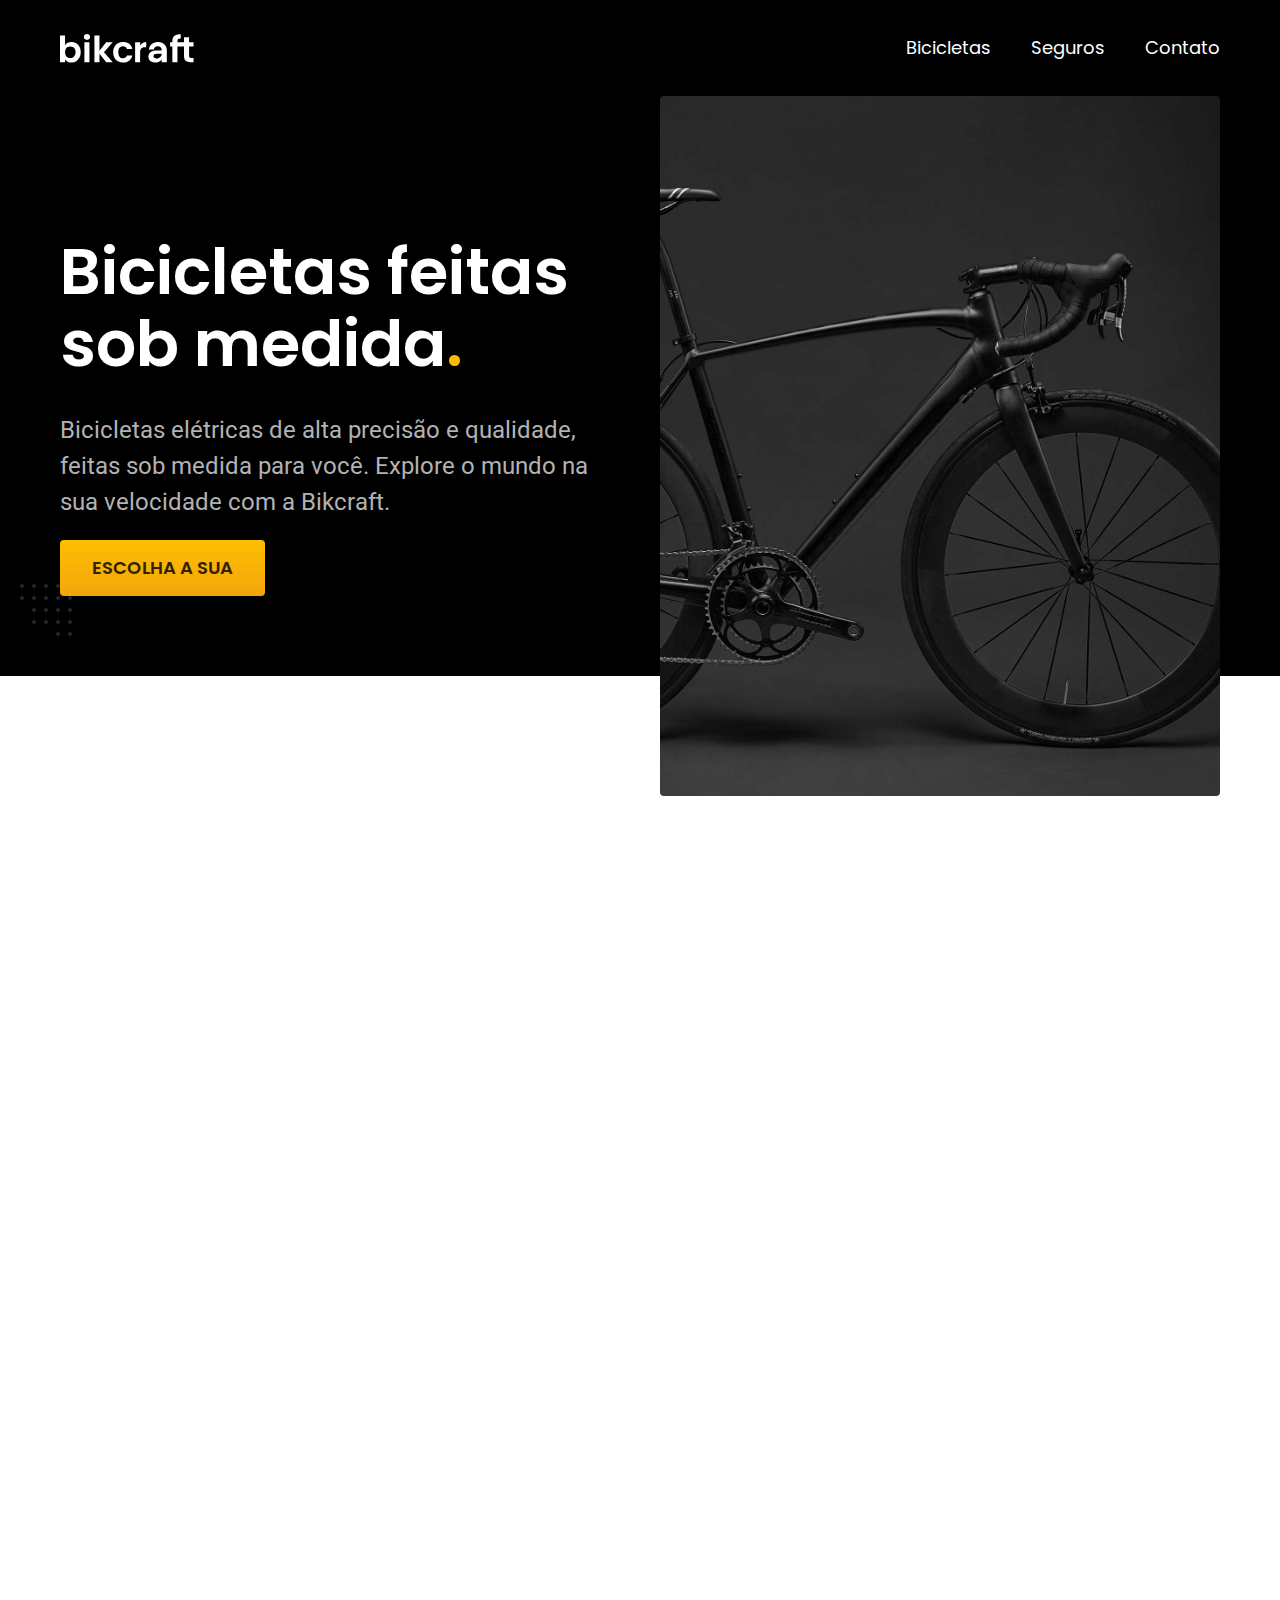
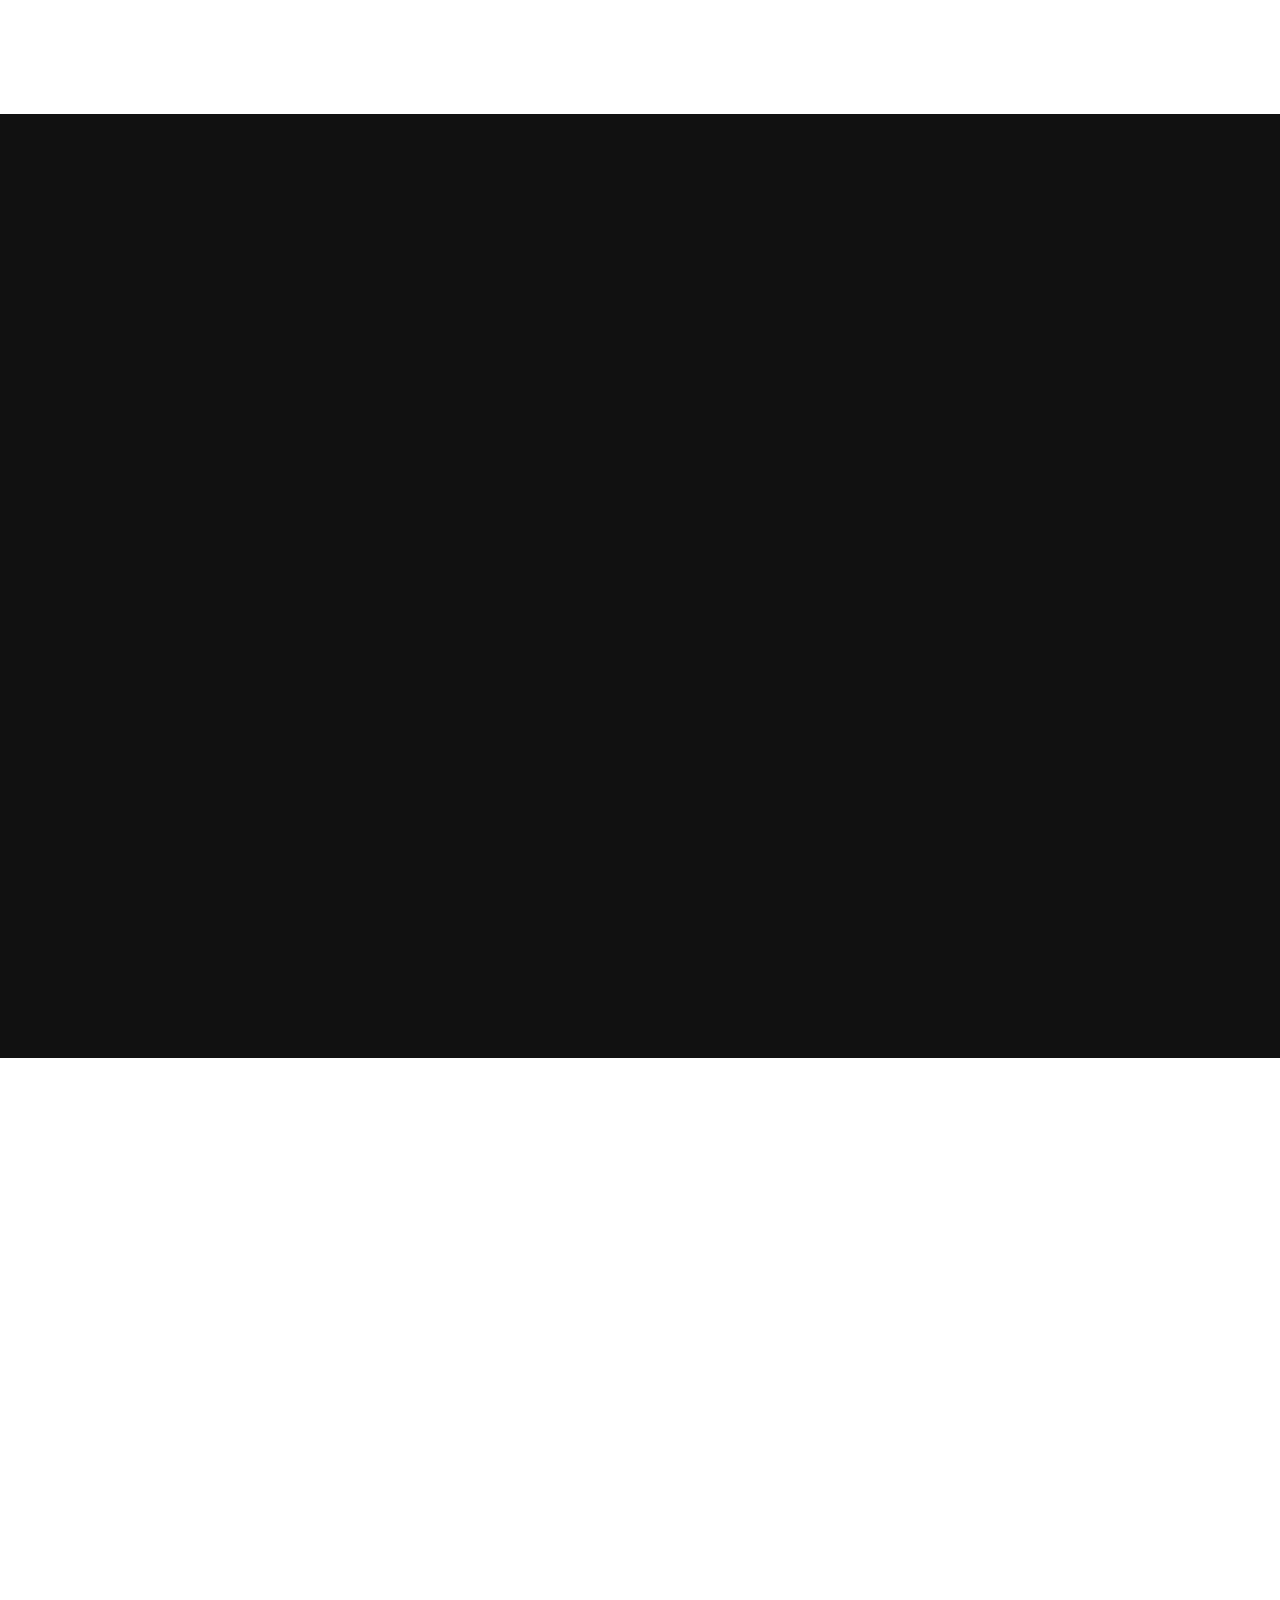
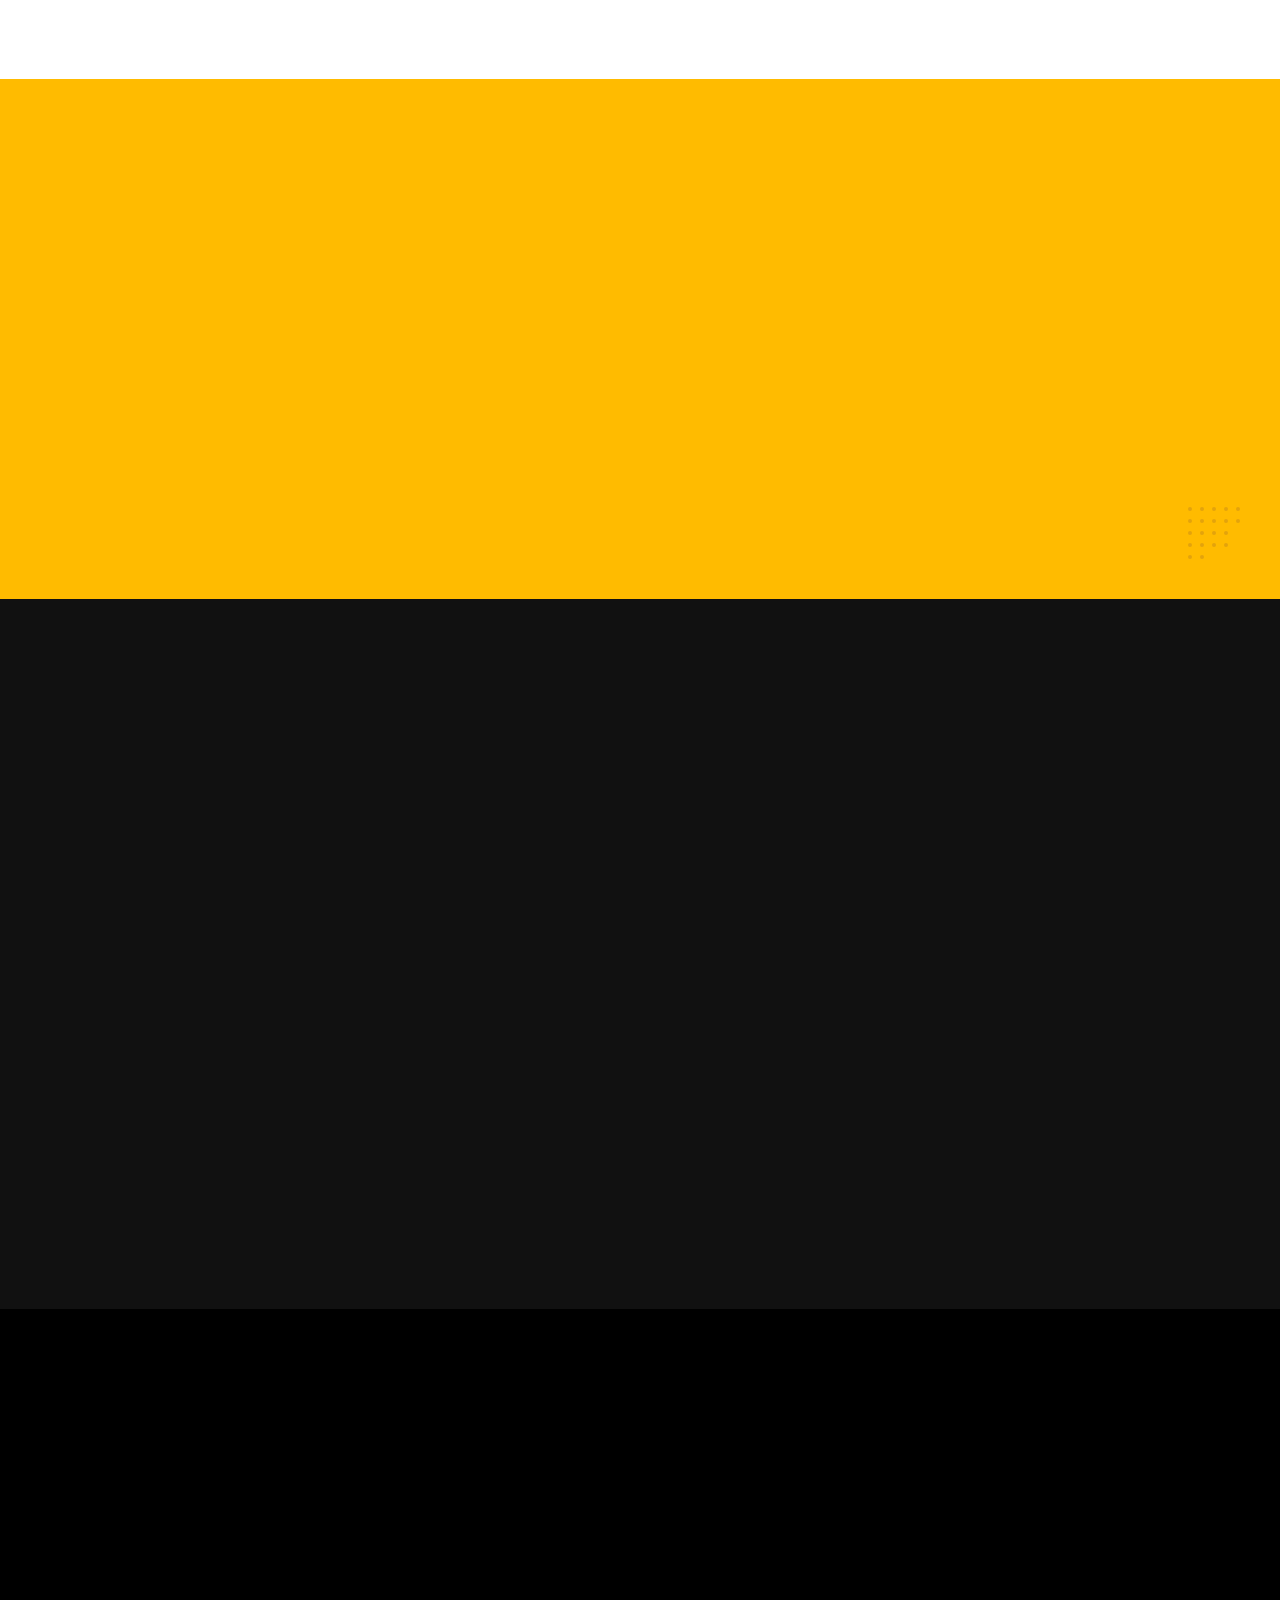
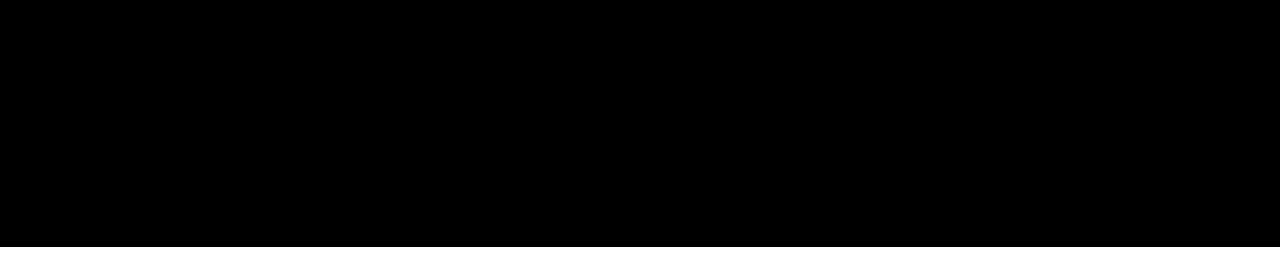
<file: index.html>
<!DOCTYPE html>
<html lang="pt-br">

<head>
  <meta charset="UTF-8">
  <meta name="viewport" content="width=device-width, initial-scale=1.0">

  <title>Bikcraft - Bicicletas Elétricas</title>
  <meta name="description" content="Bicicletas elétricas de alta precisão e qualidade, feitas sob medida para o cliente. Explore o mundo na sua velocidade com a Bikcraft.">
  <link rel="icon" href="./favicon.svg" type="image/svg+xml">
  <link rel="preload" href="./CSS/style.min.css" as="style">
  <link rel="stylesheet" href="./CSS/style.min.css">

  <script>document.documentElement.classList.add("js");</script>
  <link rel="preconnect" href="https://fonts.googleapis.com">
  <link rel="preconnect" href="https://fonts.gstatic.com" crossorigin>
  <link href="https://fonts.googleapis.com/css2?family=Merriweather:ital,wght@1,900&family=Poppins:wght@400;600&family=Roboto:wght@400;500&display=swap" rel="stylesheet">
</head>

<body>
  <header class="header-bg">
    <div class="header container">
      <a href="./">
        <img class="fadeInLeft" data-anime="150" src="./img/bikcraft.svg" width="136" height="32" alt="Bikcraft">
      </a>

      <nav class="fadeInRight" aria-label="primaria" data-anime="200">
        <ul class="header-menu font-1-m cor-0">
          <li><a href="./bicicletas.html">Bicicletas</a></li>
          <li><a href="./seguros.html">Seguros</a></li>
          <li><a href="./contato.html">Contato</a></li>
        </ul>
      </nav>
    </div>
  </header>

  <main class="introducao-bg">
    <div class="introducao container">
      <div class="introducao-conteudo">
        <h1 class="font-1-xxl cor-0 fadeInLeft" data-anime="350">Bicicletas feitas sob medida<span class="cor-p1">.</span></h1>
        <p class="font-2-l cor-5 fadeInLeft" data-anime="550">Bicicletas elétricas de alta precisão e qualidade, feitas sob medida para você. Explore o mundo na sua velocidade com a Bikcraft.</p>
        <a class="botao fadeInLeft" href="./bicicletas.html" data-anime="750">Escolha a sua</a>
      </div>
      <picture class="fadeInRight" data-anime="850">
        <source media="max-width:800px" srcset="./img/bicicletas/nimbus.jpg">
        <img src="./img/fotos/introducao.jpg" width="1280" height="1600" alt="Bicicleta elétrica preta.">
      </picture>
    </div>
  </main>

  <article class="bicicletas-lista" data-anime="1500">
    <h2 class="container font-1-xxl">Escolha a sua<span class="cor-p1">.</span></h2>

    <ul>
      <li>
        <a href="./bicicletas/magic.html">
          <img src="./img/bicicletas/magic-home.jpg" width="920" height="1040" alt="Bicicleta preta">
          <h3 class="font-1-xl">Magic Might</h3>
          <span class="font-2-m cor-8">R$ 2499</span>
        </a>
      </li>
      <li>
        <a href="./bicicletas/nimbus.html">
          <img src="./img/bicicletas/nimbus-home.jpg" width="920" height="1040" alt="Bicicleta preta">
          <h3 class="font-1-xl">Nimbus Stark</h3>
          <span class="font-2-m cor-8">R$ 4999</span>
        </a>
      </li>
      <li>
        <a href="./bicicletas/nebula.html">
          <img src="./img/bicicletas/nebula-home.jpg" width="920" height="1040" alt="Bicicleta preta">
          <h3 class="font-1-xl">Nebula Cosmic</h3>
          <span class="font-2-m cor-8">R$ 3999</span>
        </a>
      </li>
    </ul>
  </article>

  <article class="tecnologia-bg">
    <div class="tecnologia container" data-anime="1650">
      <div class="tecnologia-conteudo">
        <span class="font-2-l-b cor-5">Tecnologia Avançada</span>
        <h2 class="font-1-xxl cor-0">você escolhe as suas cores e componentes<span class="cor-p1">.</span></h2>
        <p class="font-2-l cor-5">Cada Bikcraft é única e possui a sua identidade. As medidas serão exatas para o seu corpo e altura, garantindo maior conforto e ergonomia na sua pedalada. Você pode também personalizar completamente as suas cores.</p>
        <a class="link" href="./bicicletas.html">Escolha um modelo</a>
        <div class="tecnologia-vantagens">
          <div>
            <img src="./img/icones/eletrica.svg" width="24" height="24" alt="">
            <h3 class="font-1-m cor-0">Motor Elétrico</h3>
            <p class="font-2-s cor-5">Toda Bikcraft é equipada com um motor elétrico que possui duração de até 120h. A bateria é recarregada com a sua energia gasta ao pedalar.</p>
          </div>
          <div>
            <img src="./img/icones/rastreador.svg" width="24" height="24" alt="">
            <h3 class="font-1-m cor-0">Rastreador</h3>
            <p class="font-2-s cor-5">Sabemos o quão preciosa é a sua Bikcraft, por isso adicionamos rastreadores e sistemas anti-furto para garantir o seu sossego.</p>
          </div>
        </div>
      </div>
      <div class="tecnologia-imagem">
        <img src="./img/fotos/tecnologia.jpg" width="1200" height="1920" alt="">
      </div>
    </div>
  </article>

  <section class="parceiros" aria-label="Nossos Parceiros" data-anime="1750">
    <h2 class="container font-1-xxl">nossos parceiros<span class="cor-p1">.</span></h2>

    <ul>
      <li><img src="./img/parceiros/caravan.svg" width="140" height="38" alt="caravan"></li>
      <li><img src="./img/parceiros/ranek.svg" width="149" height="36" alt="ranek"></li>
      <li><img src="./img/parceiros/handel.svg" width="139" height="50" alt="handel"></li>
      <li><img src="./img/parceiros/dogs.svg" width="152" height="39" alt="dogs"></li>
      <li><img src="./img/parceiros/lescone.svg" width="208" height="41" alt="lescone"></li>
      <li><img src="./img/parceiros/flexblog.svg" width="165" height="38" alt="flexblog"></li>
      <li><img src="./img/parceiros/wildbeast.svg" width="196" height="34" alt="wildbeast"></li>
      <li><img src="./img/parceiros/surfbot.svg" width="200" height="49" alt="surfbot"></li>
    </ul>
  </section>

  <section class="depoimento" aria-label="Depoimento">
    <div data-anime="2000">
      <img src="./img/fotos/depoimento.jpg" width="1560" height="1360" alt="Pessoa pedalando uma bicicleta Bikcraft">
    </div>
    <div class="depoimento-conteudo">
      <blockquote class="font-1-xl cor-p5">
        <p data-anime="2250">Pedalar sempre foi a minha paixão, o que o pessoal da Bikcraft fez foi intensificar o meu amor por esta atividade. Recomendo à todos que amo.</p>
      </blockquote>
      <span class="font-1-m-b cor-p4" data-anime="2250">Ana Júlia</span>
    </div>
  </section>

  <article class="seguros-bg">
    <div class="seguros container  fadeInLeft" data-anime="2450">
      <h2 class="font-1-xxl cor-0">seguros<span class="cor-p1">.</span></h2>
      <div class="seguros-item">
        <h3 class="font-1-xl cor-6">PRATA</h3>
        <span class="font-1-xl cor-0">R$ 199 <span class="font-1-xs cor-6">mensal</span></span>
        <ul class="font-2-m cor-0">
          <li>Duas trocas por ano</li>
          <li>Assistência técnica</li>
          <li>Suporte 08h às 18h</li>
          <li>Cobertura estadual</li>
        </ul>
        <a class="botao secundario" href="./orcamento.html">Inscreva-se</a>
      </div>

      <div class="seguros-item fadeInRight" data-anime="2850">
        <h3 class="font-1-xl cor-p1">OURO</h3>
        <span class="font-1-xl cor-0">R$ 299 <span class="font-1-xs cor-6">mensal</span></span>
        <ul class="font-2-m cor-0">
          <li>Cinco trocas por ano</li>
          <li>Assistência especial</li>
          <li>Suporte 24h</li>
          <li>Cobertura nacional</li>
          <li>Desconto em parceiros</li>
          <li>Acesso ao Clube Bikcraft</li>
        </ul>
        <a class="botao" href="./orcamento.html">Inscreva-se</a>
      </div>
    </div>
  </article>

  <footer class="footer-bg">
    <div class="footer container fadeInUp" data-anime="3000">
      <img src="./img/bikcraft.svg" width="136" height="32" alt="Bikcraft">
      <div class="footer-contato">
        <h3 class="font-2-l-b cor-0">Contato</h3>
        <ul class="font-2-m cor-5">
          <li><a href="tel:+5511962412511">+55 11 96241-xxxx</a></li>
          <li><a href="mailto:bienemann65@gmail.com">bienemann65@gmail.com</a></li>
          <li><a href="https://www.google.com/maps/place/R.+Kepler,+351+-+Vila+Guarar%C3%A1,+Santo+Andr%C3%A9+-+SP,+09132-040/@-23.6998218,-46.5036106,15z/data=!4m16!1m9!3m8!1s0x94ce6a1bb036f221:0x71ec987a46ea827c!2sR.+Kepler,+351+-+Vila+Guarar%C3%A1,+Santo+Andr%C3%A9+-+SP,+09132-040!3b1!8m2!3d-23.6998346!4d-46.503513!10e5!16s%2Fg%2F11h554y2yq!3m5!1s0x94ce6a1bb036f221:0x71ec987a46ea827c!8m2!3d-23.6998346!4d-46.503513!16s%2Fg%2F11h554y2yq?entry=ttu">Rua Kepler, 351 - Vila Suiça</a></li>
          <li>Santo André - SP</li>
        </ul>
        <div class="footer-redes">
          <a href="./">
            <img src="./img/redes/instagram.svg" width="32" height="32" alt="Instagram">
          </a>
          <a href="./">
            <img src="./img/redes/facebook.svg" width="32" height="32" alt="Facebook">
          </a>
          <a href="./">
            <img src="./img/redes/youtube.svg" width="32" height="32" alt="Youtube">
          </a>
        </div>
      </div>
      <div class="footer-informacoes">
        <h3 class="font-2-l-b cor-0">Informações</h3>
        <nav>
          <ul class="font-1-m cor-5">
            <li><a href="./bicicletas.html">Bicicletas</a></li>
            <li><a href="./seguros.html">Seguros</a></li>
            <li><a href="./contato.html">Contato</a></li>
            <li><a href="./termos.html">Termos e Condições</a></li>
          </ul>
        </nav>
      </div>
      <p class="footer-copy font-2-m cor-6">Bikcraft © Alguns direitos reservados.</p>
    </div>
  </footer>
  <script src="./js/plugins/simple-anime.js"></script>
  <script src="./js/script.js"></script>
</body>

</html>
</file>
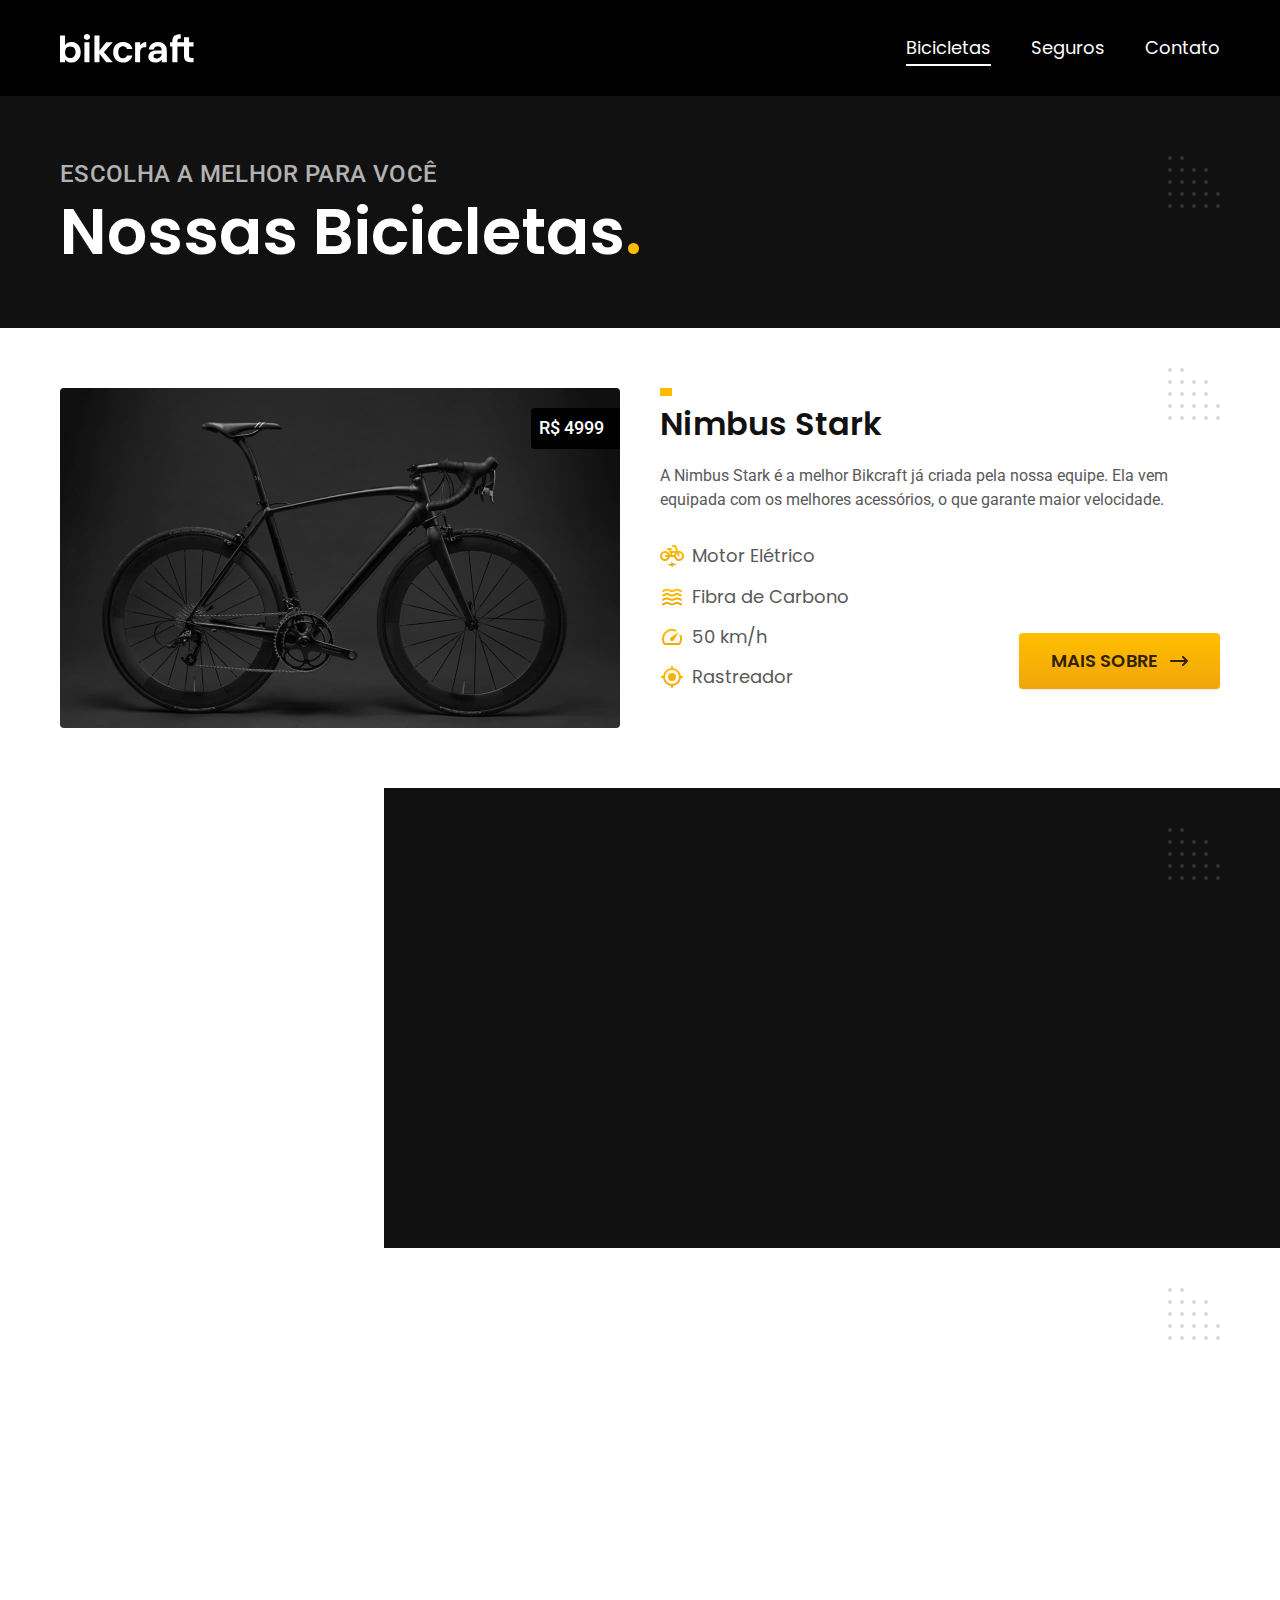
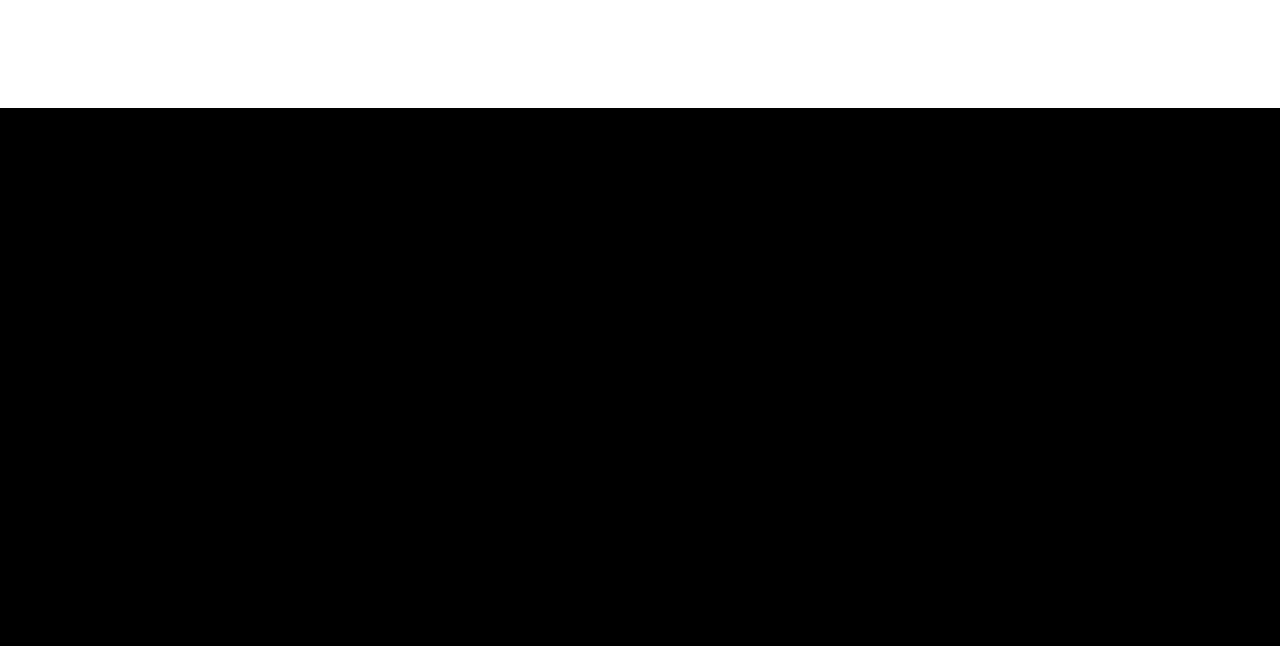
<file: bicicletas.html>
<!DOCTYPE html>
<html lang="pt-br">

<head>
  <meta charset="UTF-8">
  <meta name="viewport" content="width=device-width, initial-scale=1.0">

  <title>Bicicletas | Bikcraft</title>
  <meta name="description" content="Bicicletas">

  <link rel="icon" href="./favicon.svg" type="image/svg+xml">
  <link rel="preload" href="./CSS/style.min.css" as="style">
  <link rel="stylesheet" href="./CSS/style.min.css">

  <script>document.documentElement.classList.add("js");</script>
  <link rel="preconnect" href="https://fonts.googleapis.com">
  <link rel="preconnect" href="https://fonts.gstatic.com" crossorigin>
  <link href="https://fonts.googleapis.com/css2?family=Merriweather:ital,wght@1,900&family=Poppins:wght@400;600&family=Roboto:wght@400;500&display=swap" rel="stylesheet">
</head>

<body id="bicicletas">
  <header class="header-bg">
    <div class="header container">
      <a href="./">
        <img class="fadeInLeft" data-anime="250" src="./img/bikcraft.svg" width="136" height="32" alt="Bikcraft">
      </a>

      <nav class="fadeInRight" aria-label="primaria" data-anime="250">
        <ul class="header-menu font-1-m cor-0">
          <li><a href="./bicicletas.html">Bicicletas</a></li>
          <li><a href="./seguros.html">Seguros</a></li>
          <li><a href="./contato.html">Contato</a></li>
        </ul>
      </nav>
    </div>
  </header>

  <main>
    <div class="titulo-bg">
      <div class="titulo container">
        <p class="font-2-l-b cor-5" data-anime="250"> Escolha a Melhor Para Você</p>
        <h1 class="font-1-xxl cor-0" data-anime="300">Nossas Bicicletas<span class="cor-p1">.</span></h1>
      </div>
    </div>

    <div class="bicicletas container">
      <div class="bicicletas-imagem fadeInLeft" data-anime="450">
        <img src="./img/bicicletas/nimbus.jpg" alt="Bicicleta preta">
        <span class="font-2-m cor-0">R$ 4999</span>
      </div>
      <div class="bicicletas-conteudo fadeInRight" data-anime="650">
        <h2 class="font-1-xl">Nimbus Stark</h2>
        <p class="font-2-s cor-8">A Nimbus Stark é a melhor Bikcraft já criada pela nossa equipe. Ela vem equipada com os melhores acessórios, o que garante maior velocidade.</p>
        <ul class="font-1-m cor-8">
          <li>
            <img src="./img/icones/eletrica.svg" alt="">
            Motor Elétrico
          </li>
          <li>
            <img src="./img/icones/carbono.svg" alt="">
            Fibra de Carbono
          </li>
          <li>
            <img src="./img/icones/velocidade.svg" alt="">
            50 km/h
          </li>
          <li>
            <img src="./img/icones/rastreador.svg" alt="">
            Rastreador
          </li>
        </ul>
        <a class="botao seta" href="./bicicletas/nimbus.html">Mais Sobre</a>
      </div>
    </div>

    <div class="bicicletas-bg">
      <div class="bicicletas container">
        <div class="bicicletas-imagem fadeInLeft" data-anime="850">
          <img src="./img/bicicletas/magic.jpg" alt="Bicicleta preta">
          <span class="font-2-m cor-0">R$ 2499</span>
        </div>
        <div class="bicicletas-conteudo fadeInRight" data-anime="1050">
          <h2 class="font-1-xl cor-0">Magic Might</h2>
          <p class="font-2-s cor-5">A Magic Might é a melhor Bikcraft já criada pela nossa equipe. Ela vem equipada com os melhores acessórios, o que garante maior velocidade.</p>
          <ul class="font-1-m cor-5">
            <li>
              <img src="./img/icones/eletrica.svg" alt="">
              Motor Elétrico
            </li>
            <li>
              <img src="./img/icones/carbono.svg" alt="">
              Fibra de Carbono
            </li>
            <li>
              <img src="./img/icones/velocidade.svg" alt="">
              45 km/h
            </li>
            <li>
              <img src="./img/icones/rastreador.svg" alt="">
              Rastreador
            </li>
          </ul>
          <a class="botao seta" href="./bicicletas/magic.html">Mais Sobre</a>
        </div>
      </div>
    </div>

    <div class="bicicletas container">
      <div class="bicicletas-imagem fadeInLeft" data-anime="1250">
        <img src="./img/bicicletas/nebula.jpg" alt="Bicicleta preta">
        <span class="font-2-m cor-0">R$ 3999</span>
      </div>
      <div class="bicicletas-conteudo fadeInRight" data-anime="1450">
        <h2 class="font-1-xl">Nebula Cosmic</h2>
        <p class="font-2-s cor-8">A Nebula Cosmic é a melhor Bikcraft já criada pela nossa equipe. Ela vem equipada com os melhores acessórios, o que garante maior velocidade.</p>
        <ul class="font-1-m cor-8">
          <li>
            <img src="./img/icones/eletrica.svg" alt="">
            Motor Elétrico
          </li>
          <li>
            <img src="./img/icones/carbono.svg" alt="">
            Fibra de Carbono
          </li>
          <li>
            <img src="./img/icones/velocidade.svg" alt="">
            50 km/h
          </li>
          <li>
            <img src="./img/icones/rastreador.svg" alt="">
            Rastreador
          </li>
        </ul>
        <a class="botao seta" href="./bicicletas/nebula.html">Mais Sobre</a>
      </div>
    </div>

  </main>

  <footer class="footer-bg">
    <div class="footer container fadeInUp" data-anime="1650">
      <img src="./img/bikcraft.svg" alt="Bikcraft">
      <div class="footer-contato">
        <h3 class="font-2-l-b cor-0">Contato</h3>
        <ul class="font-2-m cor-5">
          <li><a href="tel:+5511962412511">+55 11 96241-xxxx</a></li>
          <li><a href="mailto:bienemann65@gmail.com">bienemann65@gmail.com</a></li>
          <li><a href="https://www.google.com/maps/place/R.+Kepler,+351+-+Vila+Guarar%C3%A1,+Santo+Andr%C3%A9+-+SP,+09132-040/@-23.6998218,-46.5036106,15z/data=!4m16!1m9!3m8!1s0x94ce6a1bb036f221:0x71ec987a46ea827c!2sR.+Kepler,+351+-+Vila+Guarar%C3%A1,+Santo+Andr%C3%A9+-+SP,+09132-040!3b1!8m2!3d-23.6998346!4d-46.503513!10e5!16s%2Fg%2F11h554y2yq!3m5!1s0x94ce6a1bb036f221:0x71ec987a46ea827c!8m2!3d-23.6998346!4d-46.503513!16s%2Fg%2F11h554y2yq?entry=ttu">Rua Kepler, 351 - Vila Suiça</a></li>
          <li>Santo André - SP</li>
        </ul>
        <div class="footer-redes">
          <a href="./">
            <img src="./img/redes/instagram.svg" alt="Instagram">
          </a>
          <a href="./">
            <img src="./img/redes/facebook.svg" alt="Facebook">
          </a>
          <a href="./">
            <img src="./img/redes/youtube.svg" alt="Youtube">
          </a>
        </div>
      </div>
      <div class="footer-informacoes">
        <h3 class="font-2-l-b cor-0">Informações</h3>
        <nav>
          <ul class="font-1-m cor-5">
            <li><a href="./bicicletas.html">Bicicletas</a></li>
            <li><a href="./seguros.html">Seguros</a></li>
            <li><a href="./contato.html">Contato</a></li>
            <li><a href="./termos.html">Termos e Condições</a></li>
          </ul>
        </nav>
      </div>
      <p class="footer-copy font-2-m cor-6">Bikcraft © Alguns direitos reservados.</p>
    </div>
  </footer>
  <script src="./js/plugins/simple-anime.js"></script>
  <script src="./js/script.js"></script>
</body>

</html>
</file>
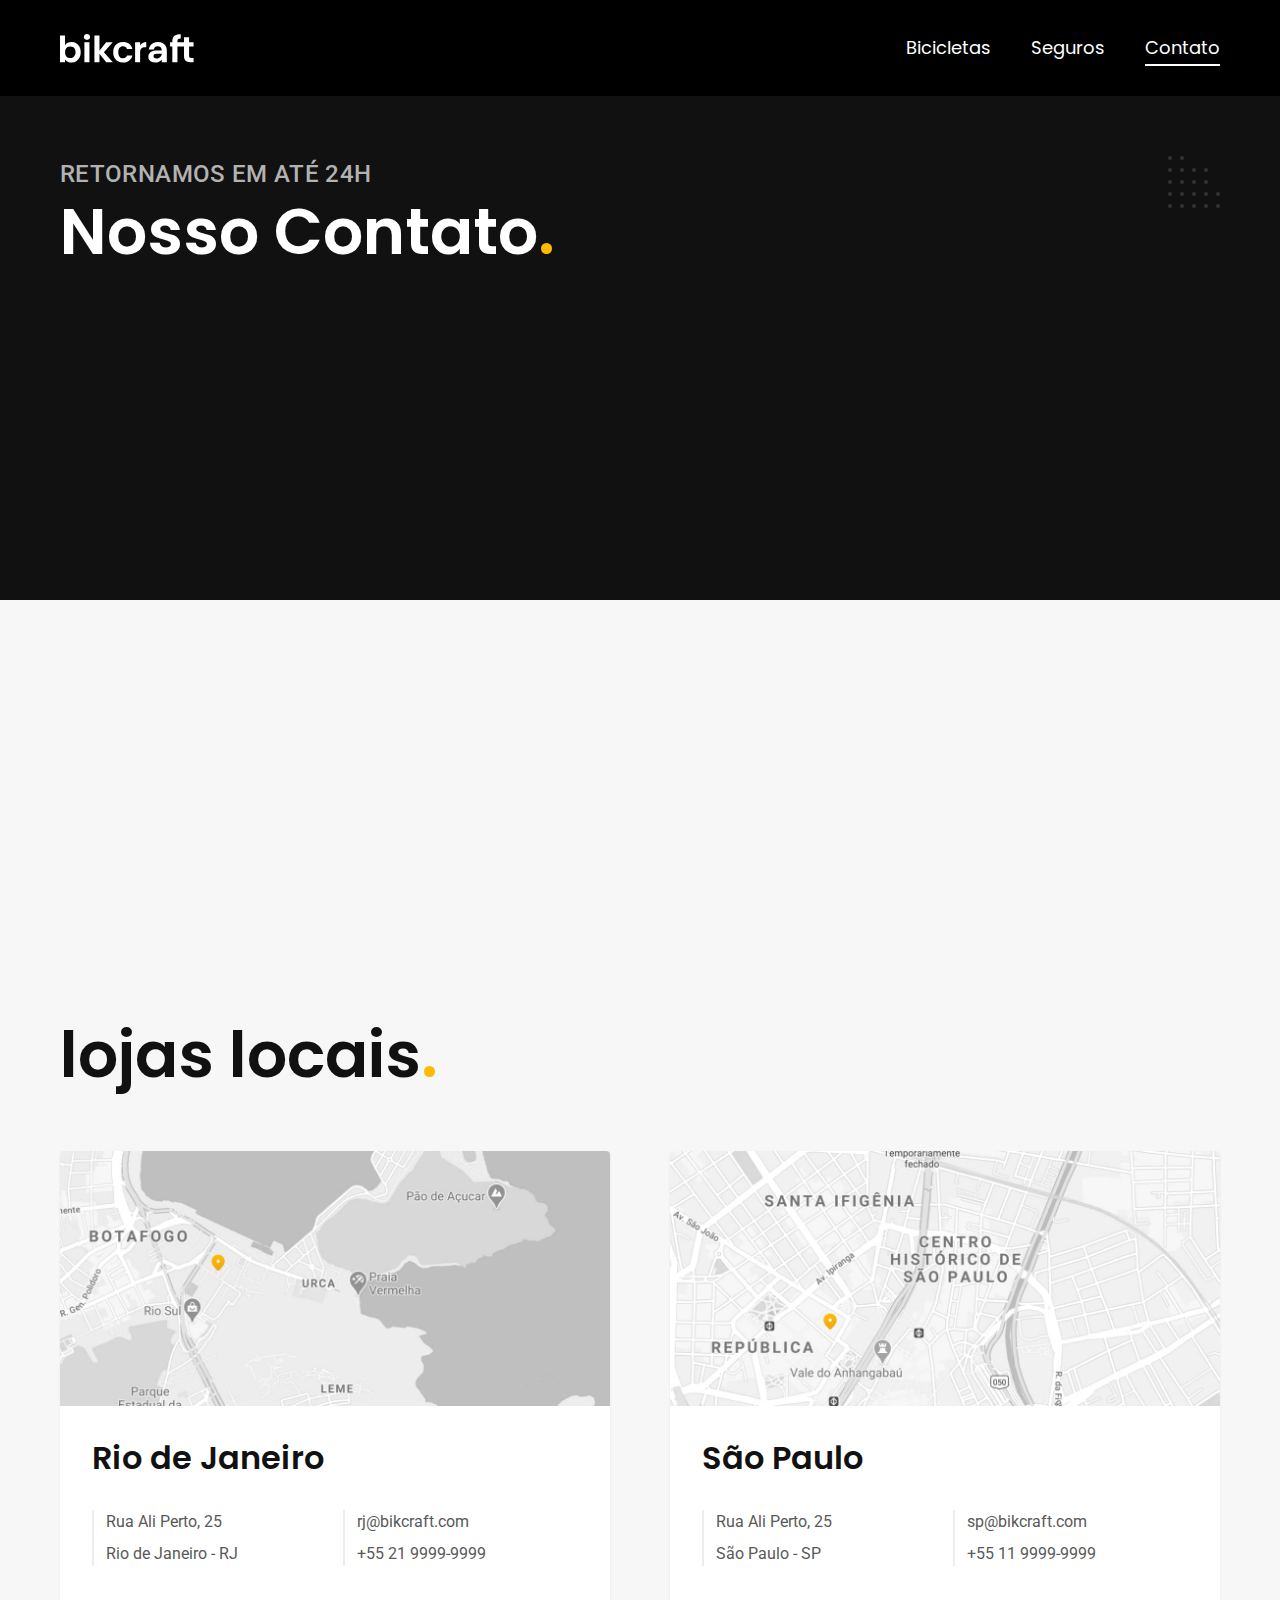
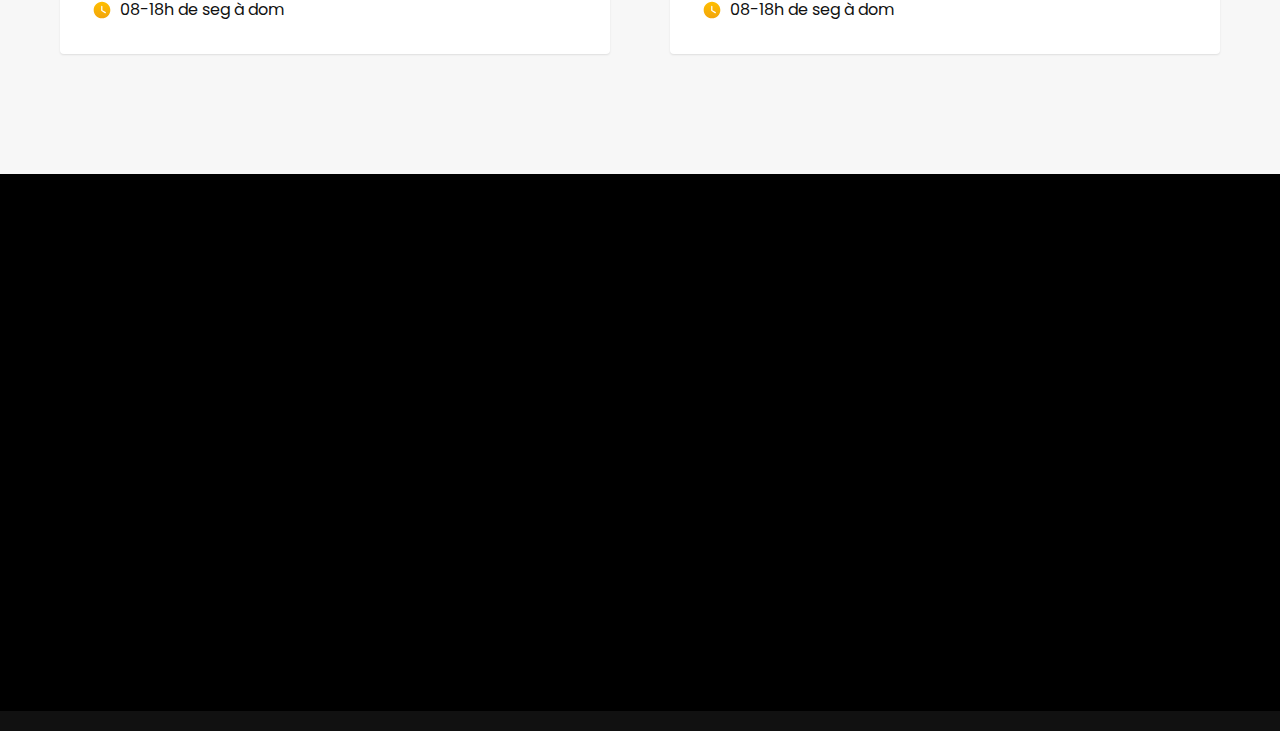
<file: contato.html>
<!DOCTYPE html>
<html lang="pt-br">

<head>
  <meta charset="UTF-8">
  <meta name="viewport" content="width=device-width, initial-scale=1.0">

  <title>Contato | Bikcraft</title>
  <meta name="description" content="Termos e condições.">

  <link rel="icon" href="./favicon.svg" type="image/svg+xml">
  <link rel="preload" href="./CSS/style.min.css" as="style">
  <link rel="stylesheet" href="./CSS/style.min.css">

  <script>document.documentElement.classList.add("js");</script>
  <link rel="preconnect" href="https://fonts.googleapis.com">
  <link rel="preconnect" href="https://fonts.gstatic.com" crossorigin>
  <link href="https://fonts.googleapis.com/css2?family=Merriweather:ital,wght@1,900&family=Poppins:wght@400;600&family=Roboto:wght@400;500&display=swap" rel="stylesheet">
</head>

<body id="contato">
  <header class="header-bg">
    <div class="header container">
      <a href="./">
        <img src="./img/bikcraft.svg" alt="Bikcraft">
      </a>

      <nav aria-label="primaria">
        <ul class="header-menu font-1-m cor-0">
          <li><a href="./bicicletas.html">Bicicletas</a></li>
          <li><a href="./seguros.html">Seguros</a></li>
          <li><a href="./contato.html">Contato</a></li>
        </ul>
      </nav>
    </div>
  </header>

  <main>
    <div class="titulo-bg">
      <div class="titulo container">
        <p class="font-2-l-b cor-5" data-anime="250">Retornamos em até 24h</p>
        <h1 class="font-1-xxl cor-0" data-anime="450">Nosso Contato<span class="cor-p1">.</span></h1>
      </div>
    </div>

    <div class="contato container fadeInLeft" data-anime="800">
      <section class="contato-dados" aria-label="endereço">
        <h2 class="font-1-m cor-0">Loja Online</h2>
        <div class="contato-endereco font-2-s cor-4">
          <p>Rua Kepler,351</p>
          <p>Santo André - SP</p>
          <p>Brasil - America do Sul</p>
        </div>
        <address class="contato-meios font-2-s cor-4">
          <a href="mailto:bienemann65@gmail.com">bienemann65@gmail.com</a>
          <a href="mailto:assistenciatecnicateste@gmail.com">assistenciatecnicateste@bikcraftteste.com.br</a>
          <a href="tel:+5511962412511">+55 11 96241-xxxx</a>
        </address>
        <div class="contato-redes"><a href="./">
            <img src="./img/redes/instagram-p.svg" alt="Instagram">
          </a>
          <a href="./">
            <img src="./img/redes/facebook-p.svg" alt="Facebook">
          </a>
          <a href="./">
            <img src="./img/redes/youtube-p.svg" alt="Youtube">
          </a>
        </div>
      </section>
      <section class="contato-formulario fadeInRight" aria-label="formulario" data-anime="1100">
        <form class="form" action="./contato.html">
          <div>
            <label for="nome">Nome:</label>
            <input type="text" id="nome" name="Nome" placeholder="Seu Nome">
          </div>

          <div>
            <label for="nome">Telefone:</label>
            <input type="text" id="telefone" name="telefone" placeholder="(11) 9999-9999">
          </div>

          <div class="col-2">
            <label for="email">E-mail:</label>
            <input type="text" id="email" name="E-mail" placeholder="Contato@email.com">
          </div>

          <div class="col-2">
            <label for="mensagem">Mensagem:</label>
            <textarea rows="5" id="mensagem" name="mensagem" placeholder="Nos informe sua duvida!"></textarea>
          </div>
          <button class="col-2 botao">Enviar Mensagem</button>
        </form>
      </section>

    </div>
  </main>

  <article class="lojas container">
    <h2 class="font-1-xxl">lojas locais<span class="cor-p1">.</span></h2>
    <div class="lojas-item">
      <img src="./img/lojas/rj.jpg" alt="mapa marcando o endereço em Rua Ali Perto, 25 - Rio de Janeiro - RJ">
      <div class="lojas-conteudo">
        <h3 class="font-1-xl">Rio de Janeiro</h3>
        <div class="lojas-dados font-2-s cor-8">
          <p>Rua Ali Perto, 25</p>
          <p>Rio de Janeiro - RJ</p>
        </div>
        <div class="lojas-dados font-2-s cor-8">
          <a href="mailto:rj@bikcraft.com">rj@bikcraft.com</a>
          <a href="tel:+552199999999">+55 21 9999-9999</a>
        </div>
        <p class="lojas-tempo font-1-s"><img src="./img/icones/horario.svg" alt="">08-18h de seg à dom</p>
      </div>
    </div>

    <div class="lojas-item">
      <img src="./img/lojas/sp.jpg" alt="mapa marcando o endereço em Rua Ali Perto, 25 - São Paulo - SP">
      <div class="lojas-conteudo">
        <h3 class="font-1-xl">São Paulo</h3>
        <div class="lojas-dados font-2-s cor-8">
          <p>Rua Ali Perto, 25</p>
          <p>São Paulo - SP</p>
        </div>
        <div class="lojas-dados font-2-s cor-8">
          <a href="mailto:sp@bikcraft.com">sp@bikcraft.com</a>
          <a href="tel:+551199999999">+55 11 9999-9999</a>
        </div>
        <p class="lojas-tempo font-1-s"><img src="./img/icones/horario.svg" alt="">08-18h de seg à dom</p>
      </div>
    </div>
  </article>

  <footer class=" footer-bg">
    <div class="footer container fadeInUp" data-anime="2000">
      <img src="./img/bikcraft.svg" alt="Bikcraft">
      <div class="footer-contato">
        <h3 class="font-2-l-b cor-0">Contato</h3>
        <ul class="font-2-m cor-5">
          <li><a href="tel:+5511962412511">+55 11 96241-xxxx</a></li>
          <li><a href="mailto:bienemann65@gmail.com">bienemann65@gmail.com</a></li>
          <li><a href="https://www.google.com/maps/place/R.+Kepler,+351+-+Vila+Guarar%C3%A1,+Santo+Andr%C3%A9+-+SP,+09132-040/@-23.6998218,-46.5036106,15z/data=!4m16!1m9!3m8!1s0x94ce6a1bb036f221:0x71ec987a46ea827c!2sR.+Kepler,+351+-+Vila+Guarar%C3%A1,+Santo+Andr%C3%A9+-+SP,+09132-040!3b1!8m2!3d-23.6998346!4d-46.503513!10e5!16s%2Fg%2F11h554y2yq!3m5!1s0x94ce6a1bb036f221:0x71ec987a46ea827c!8m2!3d-23.6998346!4d-46.503513!16s%2Fg%2F11h554y2yq?entry=ttu">Rua Kepler, 351 - Vila Suiça</a></li>
          <li>Santo André - SP</li>
        </ul>
        <div class="footer-redes">
          <a href="./">
            <img src="./img/redes/instagram.svg" alt="Instagram">
          </a>
          <a href="./">
            <img src="./img/redes/facebook.svg" alt="Facebook">
          </a>
          <a href="./">
            <img src="./img/redes/youtube.svg" alt="Youtube">
          </a>
        </div>
      </div>
      <div class="footer-informacoes">
        <h3 class="font-2-l-b cor-0">Informações</h3>
        <nav>
          <ul class="font-1-m cor-5">
            <li><a href="./bicicletas.html">Bicicletas</a></li>
            <li><a href="./seguros.html">Seguros</a></li>
            <li><a href="./contato.html">Contato</a></li>
            <li><a href="./termos.html">Termos e Condições</a></li>
          </ul>
        </nav>
      </div>
      <p class="footer-copy font-2-m cor-6">Bikcraft © Alguns direitos reservados.</p>
    </div>
  </footer>
  <script src="./js/plugins/simple-anime.js"></script>
  <script src="./js/script.js"></script>
</body>

</html>
</file>
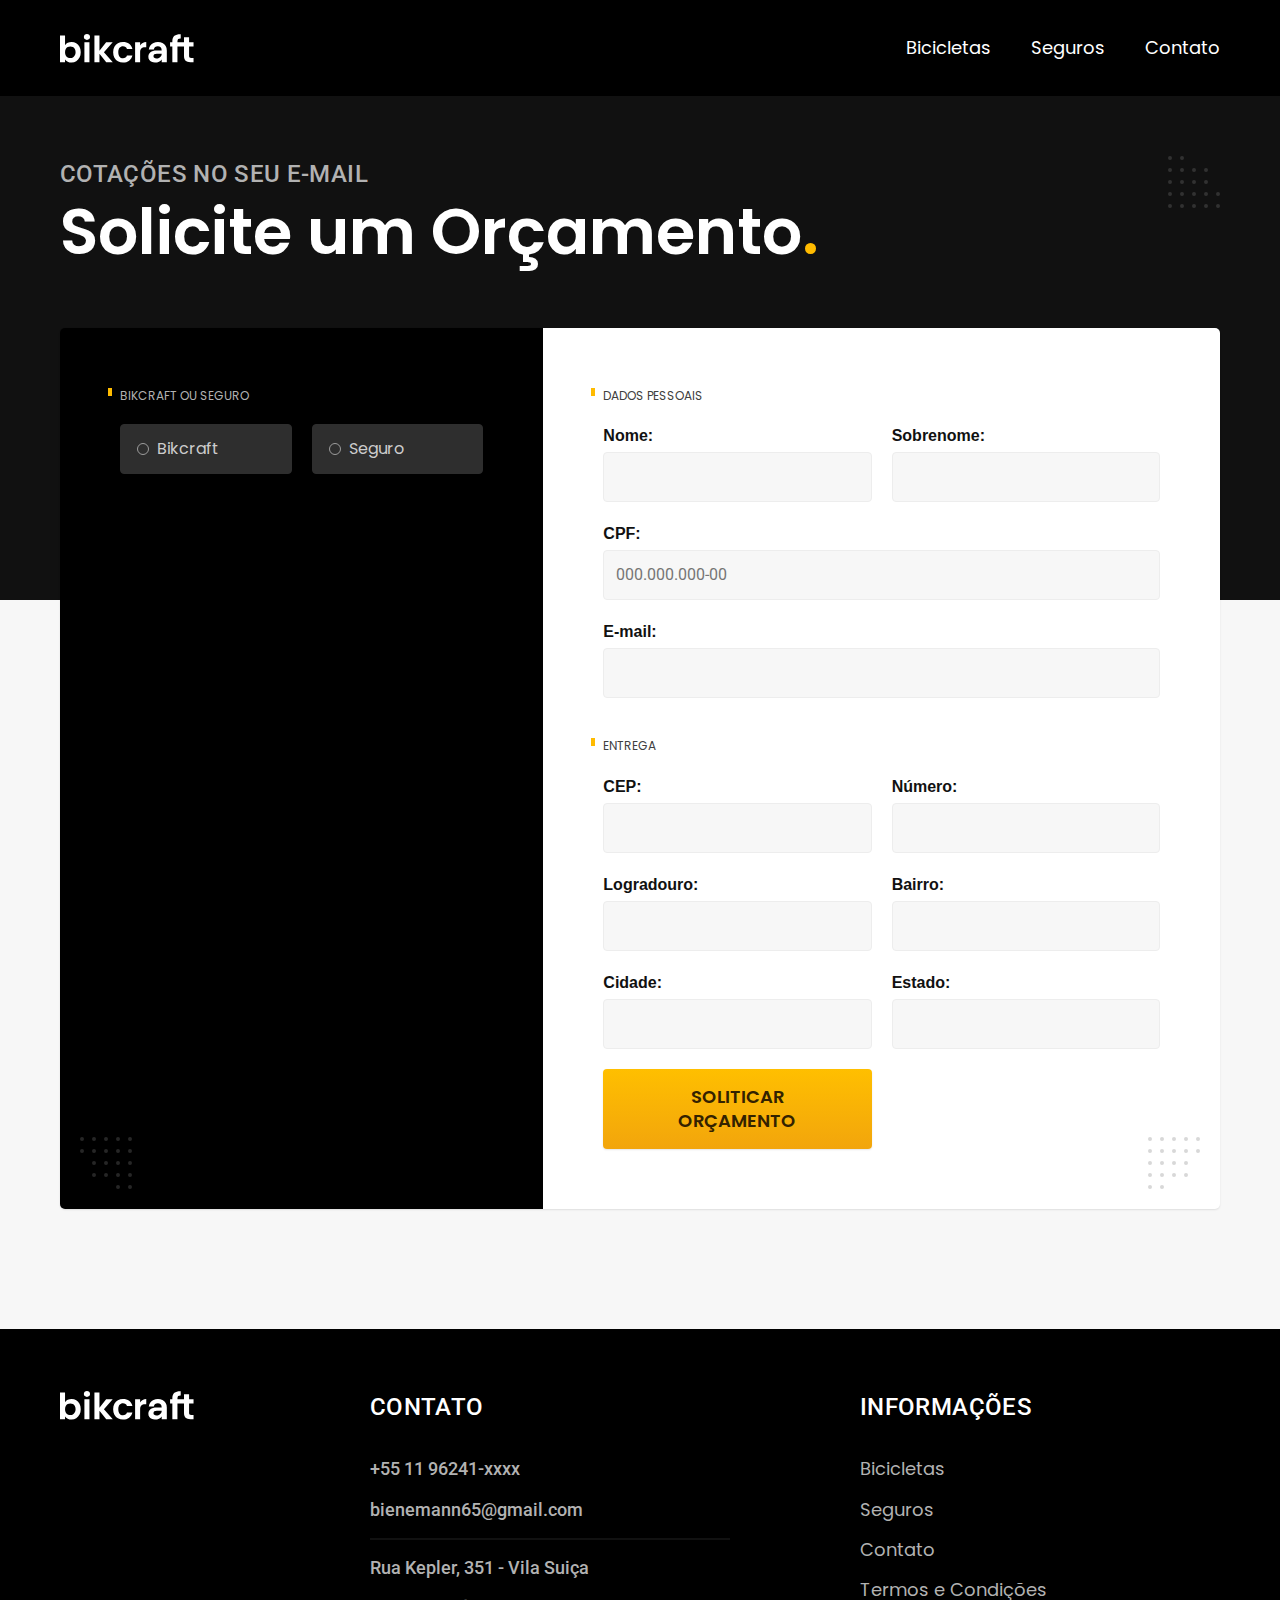
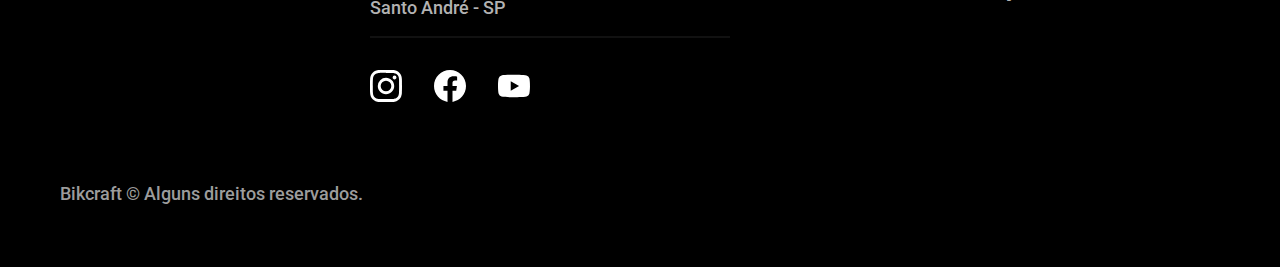
<file: orcamento.html>
<!DOCTYPE html>
<html lang="pt-br">

<head>
  <meta charset="UTF-8">
  <meta name="viewport" content="width=device-width, initial-scale=1.0">

  <title>Orçamento | Bikcraft</title>
  <meta name="description" content="Termos e condições.">

  <link rel="icon" href="./favicon.svg" type="image/svg+xml">
  <link rel="preload" href="./CSS/style.min.css" as="style">
  <link rel="stylesheet" href="./CSS/style.min.css">
  <script>document.documentElement.classList.add("js");</script>
  <link rel="preconnect" href="https://fonts.googleapis.com">
  <link rel="preconnect" href="https://fonts.gstatic.com" crossorigin>
  <link href="https://fonts.googleapis.com/css2?family=Merriweather:ital,wght@1,900&family=Poppins:wght@400;600&family=Roboto:wght@400;500&display=swap" rel="stylesheet">
</head>

<body id="orcamento">
  <header class="header-bg">
    <div class="header container">
      <a href="./">
        <img src="./img/bikcraft.svg" alt="Bikcraft">
      </a>

      <nav aria-label="primaria">
        <ul class="header-menu font-1-m cor-0">
          <li><a href="./bicicletas.html">Bicicletas</a></li>
          <li><a href="./seguros.html">Seguros</a></li>
          <li><a href="./contato.html">Contato</a></li>
        </ul>
      </nav>
    </div>
  </header>

  <main>
    <div class="titulo-bg">
      <div class="titulo container">
        <p class="font-2-l-b cor-5">Cotações no seu E-mail</p>
        <h1 class="font-1-xxl cor-0">Solicite um Orçamento<span class="cor-p1">.</span></h1>
      </div>
    </div>

    <form class="orcamento container" action="./">
      <div class="orcamento-produto">
        <h2 class="font-1-xs cor-5">Bikcraft ou Seguro</h2>

        <input type="radio" name="tipo" value="bikcraft" id="bikcraft">
        <label for="bikcraft">Bikcraft</label>

        <input type="radio" name="tipo" value="seguro" id="seguro">
        <label for="seguro">Seguro</label>
        <div class="orcamento-conteudo" id="orcamento-bikcraft">
          <h2 class="font-1-xs cor-5">Escolha a Sua</h2>
          <input type="radio" name="produto" value="Nimbus" id="nimbus">
          <label for="nimbus">Nimbus Stark <span>R$ 4999</span></label>
          <div class="orcamento-detalhes">
            <ul class="font-1-xs cor-8">
              <li><img src="./img/icones/eletrica.svg" alt="">Motor Eletrico</li>
              <li><img src="./img/icones/carbono.svg" alt="">Fibra de Carbono</li>
              <li><img src="./img/icones/velocidade.svg" alt="">50 Km/h</li>
              <li><img src="./img/icones/rastreador.svg" alt="">Rastreador</li>
            </ul>
            <img src="./img/bicicletas/nimbus.jpg" alt="bicicleta nimbus">
          </div>
          <input type="radio" name="produto" value="magic" id="magic">
          <label for="magic">Magic Might <span>R$ 2499</span></label>
          <div class="orcamento-detalhes">
            <ul class="font-1-xs cor-8">
              <li><img src="./img/icones/eletrica.svg" alt="">Motor Eletrico</li>
              <li><img src="./img/icones/carbono.svg" alt="">Fibra de Carbono</li>
              <li><img src="./img/icones/velocidade.svg" alt="">45 Km/h</li>
              <li><img src="./img/icones/rastreador.svg" alt="">Rastreador</li>
            </ul>
            <img src="./img/bicicletas/magic.jpg" alt="biciclet amagic">
          </div>
          <input type="radio" name="produto" value="nebula" id="nebula">
          <label for="nebula">Nebula Cosmick <span>R$ 3999</span></label>
          <div class="orcamento-detalhes">
            <ul class="font-1-xs cor-8">
              <li><img src="./img/icones/eletrica.svg" alt="">Motor Eletrico</li>
              <li><img src="./img/icones/carbono.svg" alt="">Fibra de Carbono</li>
              <li><img src="./img/icones/velocidade.svg" alt="">50 Km/h</li>
              <li><img src="./img/icones/rastreador.svg" alt="">Rastreador</li>
            </ul>
            <img src="./img/bicicletas/nebula.jpg" alt="bicicleta nebula">
          </div>
        </div>
        <div class="orcamento-conteudo" id="orcamento-seguro">
          <h2 class="font-1-xs cor-5">Escolha o plano</h2>
          <input type="radio" name="produto" value="prata" id="prata">
          <label for="prata">Prata <span>R$ 199</span></label>
          <input type="radio" name="produto" value="ouro" id="ouro">
          <label for="ouro">Ouro <span>R$ 299</span></label>
        </div>
      </div>
      <div class="orcamento-dados form">
        <h2 class="font-1-xs cor-9 col-2">Dados Pessoais</h2>
        <div>
          <label for="nome">Nome:</label>
          <input type="text" id="nome" name="Nome">
        </div>
        <div>
          <label for="sobrenome">Sobrenome:</label>
          <input type="text" id="sobrenome " name="Nome">
        </div>
        <div class="col-2">
          <label for="cpf">CPF:</label>
          <input type="text" id="cpf" name="cpf" placeholder="000.000.000-00">
        </div>
        <div class="col-2">
          <label for="email">E-mail:</label>
          <input type="email" id="email" name="email">
        </div>
        <h2 class="font-1-xs cor-9 col-2">Entrega</h2>
        <div>
          <label for="cep">CEP:</label>
          <input type="text" id="cep" name="cep">
        </div>
        <div>
          <label for="numero">Número:</label>
          <input type="text" id="numero" name="numero">
        </div>
        <div>
          <label for="logradouro">Logradouro:</label>
          <input type="text" id="logradouro" name="logradouro">
        </div>
        <div>
          <label for="bairro">Bairro:</label>
          <input type="text" id="bairro" name="bairro">
        </div>
        <div>
          <label for="cidade">Cidade:</label>
          <input type="text" id="cidade" name="cidade">
        </div>
        <div>
          <label for="estado">Estado:</label>
          <input type="text" id="estado" name="estado">
        </div>
        <div>
          <button class="botao col-2">Soliticar Orçamento</button>
        </div>
      </div>
    </form>
  </main>

  <footer class="footer-bg">
    <div class="footer container">
      <img src="./img/bikcraft.svg" alt="Bikcraft">
      <div class="footer-contato">
        <h3 class="font-2-l-b cor-0">Contato</h3>
        <ul class="font-2-m cor-5">
          <li><a href="tel:+5511962412511">+55 11 96241-xxxx</a></li>
          <li><a href="mailto:bienemann65@gmail.com">bienemann65@gmail.com</a></li>
          <li><a href="https://www.google.com/maps/place/R.+Kepler,+351+-+Vila+Guarar%C3%A1,+Santo+Andr%C3%A9+-+SP,+09132-040/@-23.6998218,-46.5036106,15z/data=!4m16!1m9!3m8!1s0x94ce6a1bb036f221:0x71ec987a46ea827c!2sR.+Kepler,+351+-+Vila+Guarar%C3%A1,+Santo+Andr%C3%A9+-+SP,+09132-040!3b1!8m2!3d-23.6998346!4d-46.503513!10e5!16s%2Fg%2F11h554y2yq!3m5!1s0x94ce6a1bb036f221:0x71ec987a46ea827c!8m2!3d-23.6998346!4d-46.503513!16s%2Fg%2F11h554y2yq?entry=ttu">Rua Kepler, 351 - Vila Suiça</a></li>
          <li>Santo André - SP</li>
        </ul>
        <div class="footer-redes">
          <a href="./">
            <img src="./img/redes/instagram.svg" alt="Instagram">
          </a>
          <a href="./">
            <img src="./img/redes/facebook.svg" alt="Facebook">
          </a>
          <a href="./">
            <img src="./img/redes/youtube.svg" alt="Youtube">
          </a>
        </div>
      </div>
      <div class="footer-informacoes">
        <h3 class="font-2-l-b cor-0">Informações</h3>
        <nav>
          <ul class="font-1-m cor-5">
            <li><a href="./bicicletas.html">Bicicletas</a></li>
            <li><a href="./seguros.html">Seguros</a></li>
            <li><a href="./contato.html">Contato</a></li>
            <li><a href="./termos.html">Termos e Condições</a></li>
          </ul>
        </nav>
      </div>
      <p class="footer-copy font-2-m cor-6">Bikcraft © Alguns direitos reservados.</p>
    </div>
  </footer>
  <script src="./js/script.js"></script>
</body>

</html>
</file>
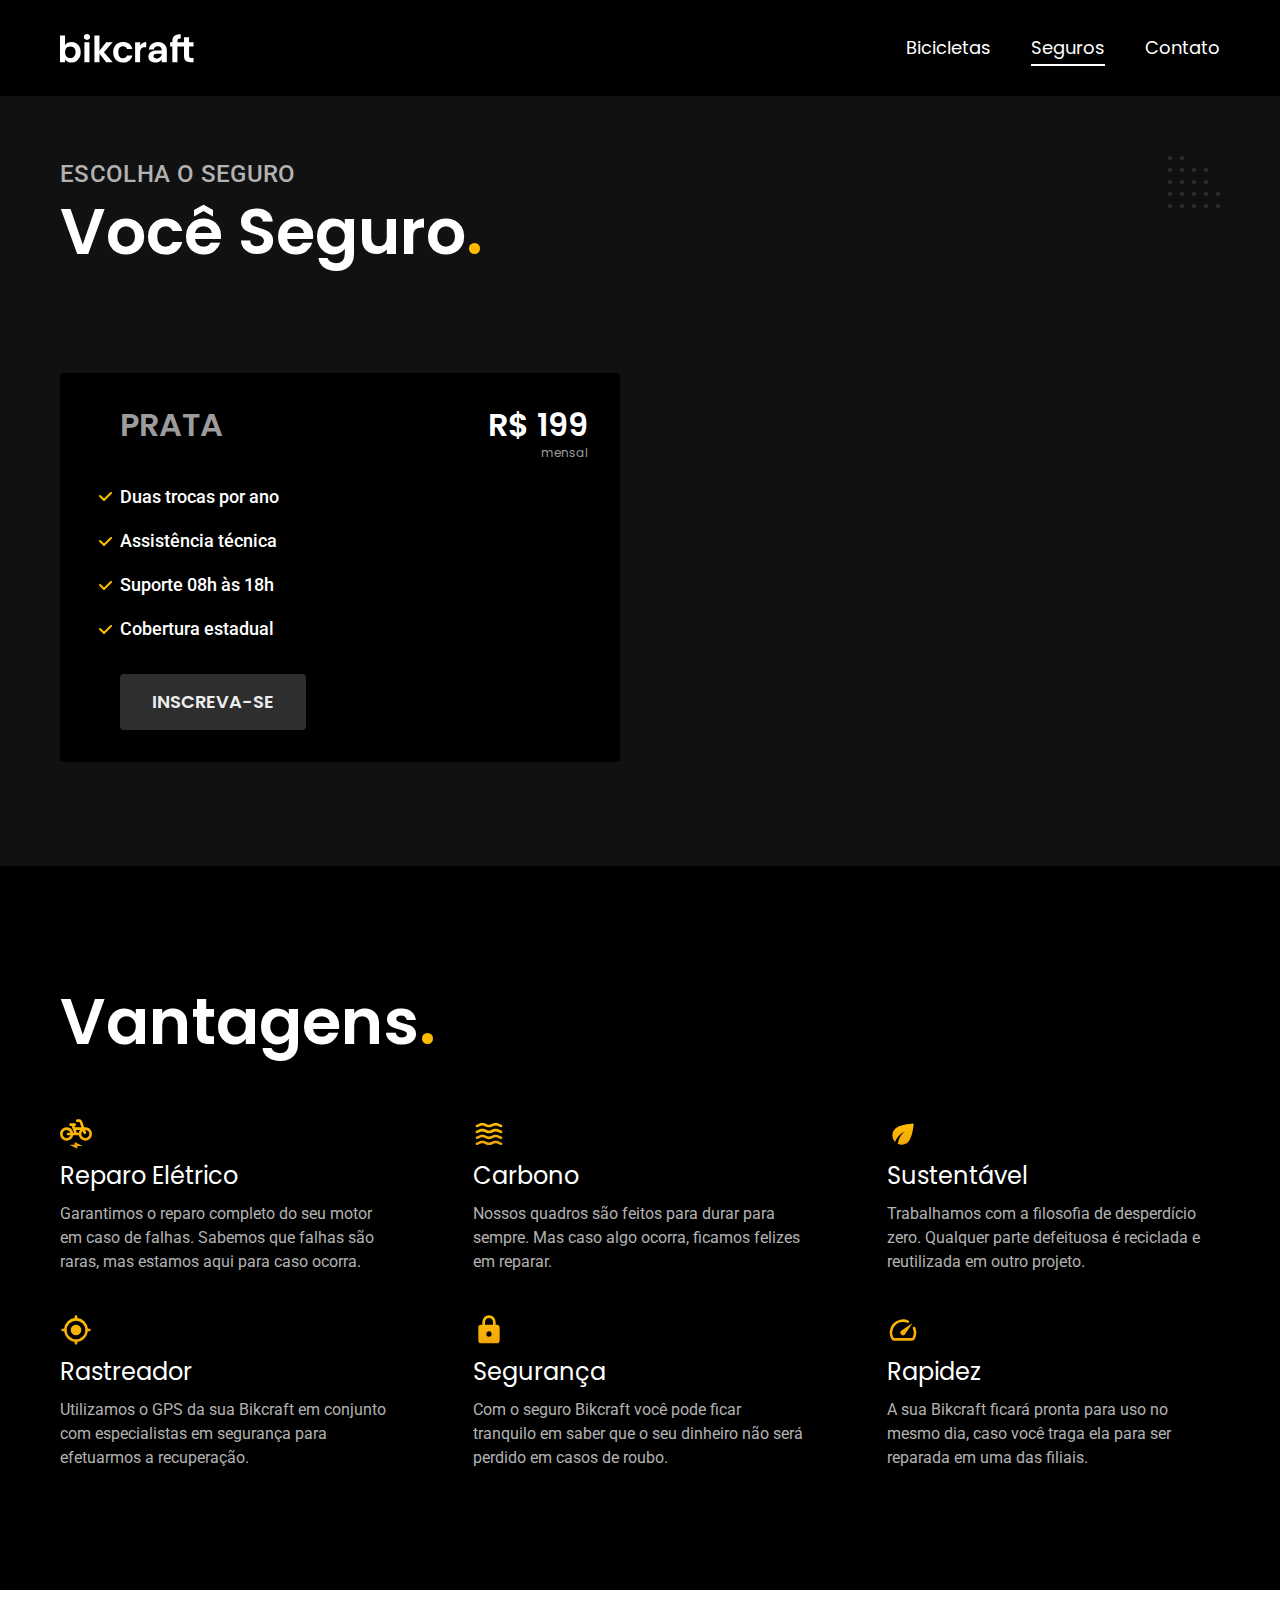
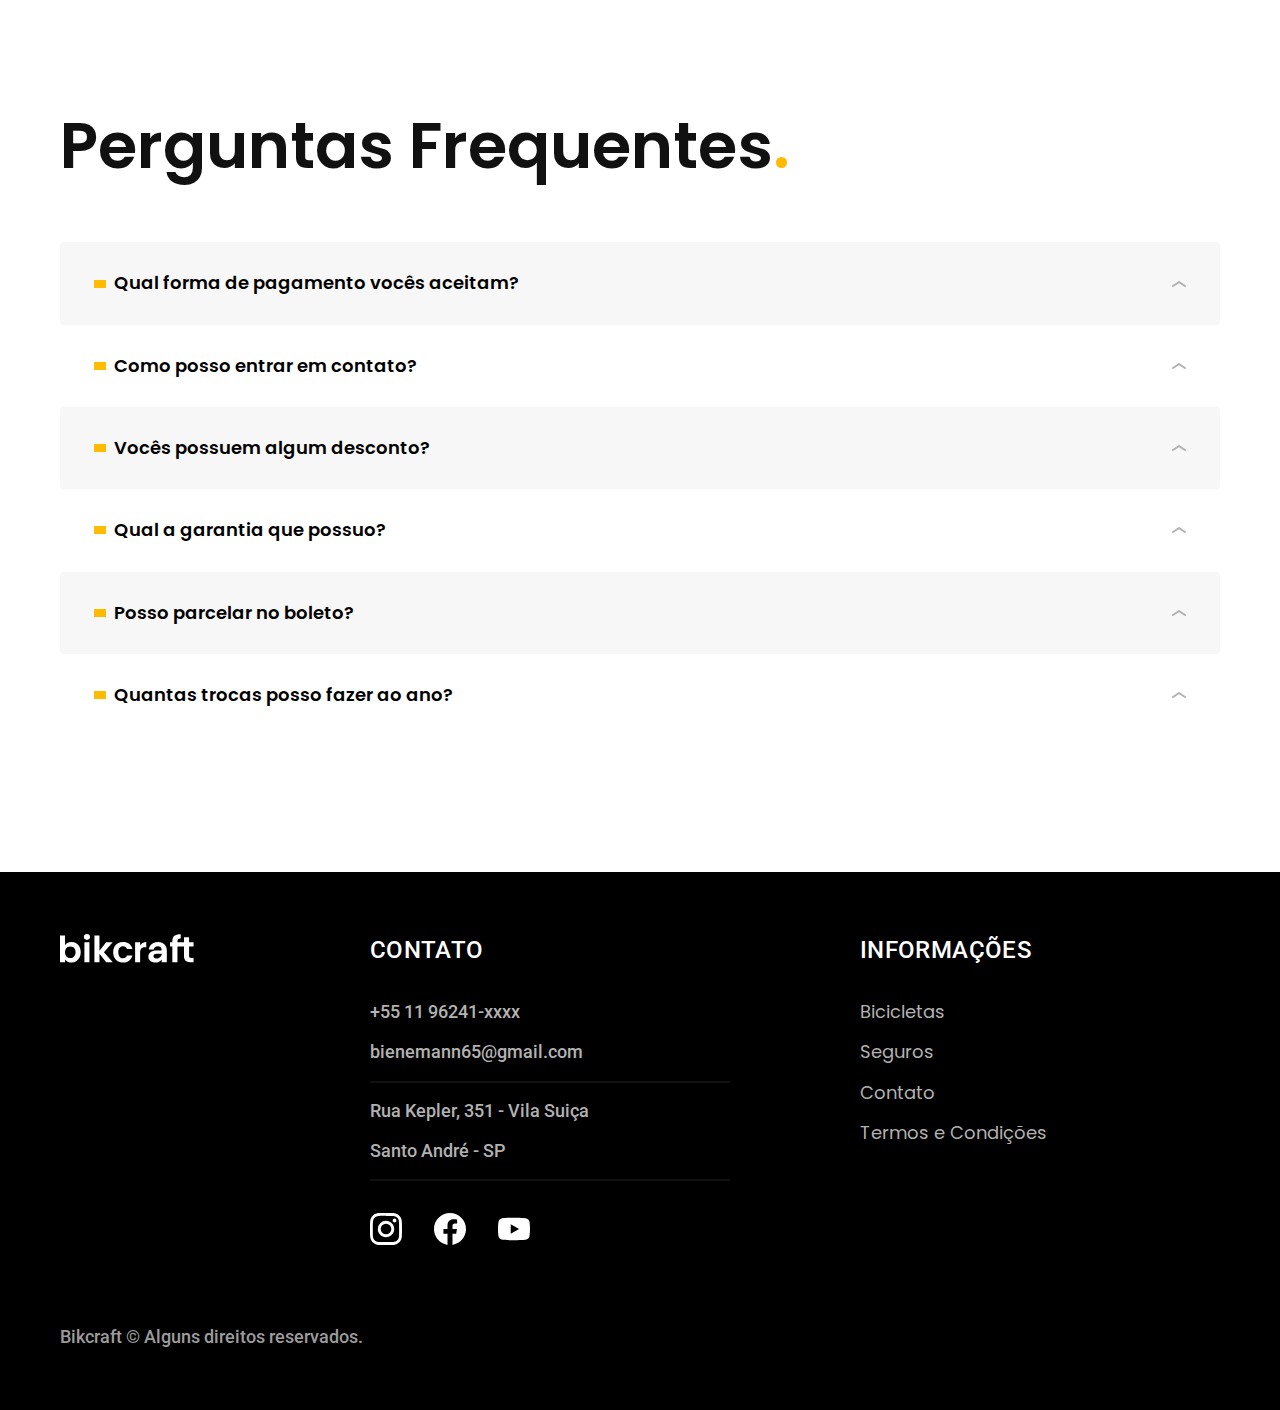
<file: seguros.html>
<!DOCTYPE html>
<html lang="pt-br">

<head>
  <meta charset="UTF-8">
  <meta name="viewport" content="width=device-width, initial-scale=1.0">

  <title>Seguros | Bikcraft</title>
  <meta name="description" content="Termos e condições.">
  <link rel="icon" href="./favicon.svg" type="image/svg+xml">
  <link rel="preload" href="./CSS/style.min.css" as="style">
  <link rel="stylesheet" href="./CSS/style.min.css">
  <script>document.documentElement.classList.add("js");</script>
  <link rel="preconnect" href="https://fonts.googleapis.com">
  <link rel="preconnect" href="https://fonts.gstatic.com" crossorigin>
  <link href="https://fonts.googleapis.com/css2?family=Merriweather:ital,wght@1,900&family=Poppins:wght@400;600&family=Roboto:wght@400;500&display=swap" rel="stylesheet">
</head>

<body id="seguros">
  <header class="header-bg">
    <div class="header container">
      <a href="./">
        <img src="./img/bikcraft.svg" alt="Bikcraft">
      </a>

      <nav aria-label="primaria">
        <ul class="header-menu font-1-m cor-0">
          <li><a href="./bicicletas.html">Bicicletas</a></li>
          <li><a href="./seguros.html">Seguros</a></li>
          <li><a href="./contato.html">Contato</a></li>
        </ul>
      </nav>
    </div>
  </header>

  <main class="seguros-bg">
    <div class="titulo-bg">
      <div class="titulo container">
        <p class="font-2-l-b cor-5">Escolha o Seguro</p>
        <h1 class="font-1-xxl cor-0">Você Seguro<span class="cor-p1">.</span></h1>
      </div>
    </div>

    <div class="seguros container">

      <div class="seguros-item fadeInLeft" data-anime="250">
        <h3 class="font-1-xl cor-6">PRATA</h3>
        <span class="font-1-xl cor-0">R$ 199 <span class="font-1-xs cor-6">mensal</span></span>
        <ul class="font-2-m cor-0">
          <li>Duas trocas por ano</li>
          <li>Assistência técnica</li>
          <li>Suporte 08h às 18h</li>
          <li>Cobertura estadual</li>
        </ul>
        <a class="botao secundario" href="./orcamento.html?tipo=seguro&produto=prata">Inscreva-se</a>
      </div>

      <div class="seguros-item fadeInRight" data-anime="850">
        <h3 class="font-1-xl cor-p1">OURO</h3>
        <span class="font-1-xl cor-0">R$ 299 <span class="font-1-xs cor-6">mensal</span></span>
        <ul class="font-2-m cor-0">
          <li>Cinco trocas por ano</li>
          <li>Assistência especial</li>
          <li>Suporte 24h</li>
          <li>Cobertura nacional</li>
          <li>Desconto em parceiros</li>
          <li>Acesso ao Clube Bikcraft</li>
        </ul>
        <a class="botao" href="./orcamento.html?tipo=seguro&produto=ouro">Inscreva-se</a>
      </div>
    </div>

  </main>

  <article class="vantagens-bg">
    <div class="vantagens container">
      <h2 class="font-1-xxl cor-0">Vantagens<span class="cor-p1">.</span></h2>
      <ul>
        <li>
          <img src="./img/icones/eletrica.svg" alt="">
          <h3 class="font-1-l cor-0">Reparo Elétrico</h3>
          <p class="font-2-s cor-5">Garantimos o reparo completo do seu motor em caso de falhas. Sabemos que falhas são raras, mas estamos aqui para caso ocorra.</p>
        </li>

        <li>
          <img src="./img/icones/carbono.svg" alt="">
          <h3 class="font-1-l cor-0">Carbono</h3>
          <p class="font-2-s cor-5">Nossos quadros são feitos para durar para sempre. Mas caso algo ocorra, ficamos felizes em reparar.</p>
        </li>

        <li>
          <img src="./img/icones/sustentavel.svg" alt="">
          <h3 class="font-1-l cor-0">Sustentável</h3>
          <p class="font-2-s cor-5">Trabalhamos com a filosofia de desperdício zero. Qualquer parte defeituosa é reciclada e reutilizada em outro projeto.</p>
        </li>

        <li>
          <img src="./img/icones/rastreador.svg" alt="">
          <h3 class="font-1-l cor-0">Rastreador</h3>
          <p class="font-2-s cor-5">Utilizamos o GPS da sua Bikcraft em conjunto com especialistas em segurança para efetuarmos a recuperação.</p>
        </li>

        <li>
          <img src="./img/icones/seguro.svg" alt="">
          <h3 class="font-1-l cor-0">Segurança</h3>
          <p class="font-2-s cor-5">Com o seguro Bikcraft você pode ficar tranquilo em saber que o seu dinheiro não será perdido em casos de roubo.</p>
        </li>

        <li>
          <img src="./img/icones/velocidade.svg" alt="">
          <h3 class="font-1-l cor-0">Rapidez</h3>
          <p class="font-2-s cor-5">A sua Bikcraft ficará pronta para uso no mesmo dia, caso você traga ela para ser reparada em uma das filiais.</p>
        </li>

      </ul>
    </div>
  </article>

  <article class="perguntas container">
    <h2 class="font-1-xxl">Perguntas Frequentes<span class="cor-p1">.</span></h2>

    <dl>
      <div>
        <dt><button class="font-1-m-b" aria-controls="pergunta1" aria-expanded="false">Qual forma de pagamento vocês aceitam?</button></dt>
        <dd id="pergunta1" class="font-2-s cor-9">Aceitamos pagamentos parcelados em todos os cartões de crédito. Para pagamentos à vista também aceitarmos PIX e Boleto através do PagSeguro.</dd>
      </div>
      <div>
        <dt><button class="font-1-m-b" aria-controls="pergunta2" aria-expanded="false">Como posso entrar em contato?</button></dt>
        <dd id="pergunta2" class="font-2-s cor-9">Você pode entrar em contato com a equipe de suporte do Bikcraft pelo próprio site, na opção de Contato, por meio de um formulário no site do mensageiro ou pelo e-mail. Não oferecemos suporte por telefone.</dd>
      </div>
      <div>
        <dt><button class="font-1-m-b" aria-controls="pergunta3" aria-expanded="false">Vocês possuem algum desconto?</button></dt>
        <dd id="pergunta3" class="font-2-s cor-9">Para os indecisos na primeira compra, ou seja, que ainda não conhecem a marca ou o processo de aquisição, o cupom de desconto para a primeira compra é um ótimo estímulo.

          Normalmente os e-commerces oferecem um código que só pode ser ativado uma vez por CPF no carrinho, por exemplo, mas também é possível usar essa estratégia para captar e-mails enviando a cupom para o endereço informado.</dd>
      </div>
      <div>
        <dt><button class="font-1-m-b" aria-controls="pergunta4" aria-expanded="false"> Qual a garantia que possuo?</button></dt>
        <dd id="pergunta4" class="font-2-s cor-9">Primeiramente, essa modalidade é prevista pelo CDC e prevê 30 dias de garantia de bens não duráveis e 90 dias de garantia de bens duráveis. Desse modo, quando não é solucionado o caso em até 30 dias, o consumidor tem o direito de escolher se quer receber o dinheiro de volta, se prefere descontar o preço ou se quer trocar a mercadoria.

          2. Garantia Contratual
          A garantia contratual, por sua vez, é oferecida pelo fabricante de bens duráveis e, portanto, não é prevista pelo Código de Defesa do Consumidor. Nessa modalidade, se o fabricante oferecer um ano de garantia, o cliente poderá fazer reclamação até um ano após a compra. Além disso, também dispõe dos 90 dias de garantia já previstos para bens não duráveis.

          3. Garantia Estendida
          Por fim, a garantia estendida funciona como um seguro para cobertura de defeitos que deve ser adquirido de forma adicional pelo cliente. Assim, durante a venda, o vendedor pode perguntar ao consumidor se ele deseja estender a garantia do item que está comprando. Portanto, vale destacar que esse serviço é pago.</dd>
      </div>
      <div>
        <dt><button class="font-1-m-b" aria-controls="pergunta5" aria-expanded="false">Posso parcelar no boleto?</button></dt>
        <dd id="pergunta5" class="font-2-s cor-9">Você pode parcelar boletos online em instituições financeiras, empresas de crédito e algumas lojas virtuais. Verifique as opções disponíveis de acordo com sua necessidade e situação financeira.</dd>
      </div>
      <div>
        <dt><button class="font-1-m-b" aria-controls="pergunta6" aria-expanded="false">Quantas trocas posso fazer ao ano?</button></dt>
        <dd id="pergunta6" class="font-2-s cor-9">Conforme artigo 49 do Código de Defesa do Consumidor e Decreto Federal nº 7.962/2013, nas compras realizadas pela internet, é assegurado ao consumidor o direito de arrependimento. Sendo assim, caso o produto não atenda às expectativas, o consumidor poderá realizar a troca ou desistir da compra, sem dar qualquer justificativa, no prazo de até sete dias a contar da compra ou do recebimento do produto. Para isso, o consumidor deverá acionar o fornecedor e solicitar a troca ou o cancelamento com devolução do valor pago.

          É comum acontecer de o produto recebido ser diferente do pedido e até mesmo chegar danificado. Nesses casos, o consumidor deverá acionar o fornecedor imediatamente para informar sobre o ocorrido e solicitar o envio do produto adquirido e em perfeito estado.

          Em caso de troca ou cancelamento, é importante guardar uma cópia dos contatos de e-mail e protocolos de ligações telefônicas, possibilitando a resolução de demandas. O lojista deverá arcar com todos os custos de devolução do produto.</dd>
      </div>
    </dl>
  </article>


  <footer class="footer-bg">
    <div class="footer container">
      <img src="./img/bikcraft.svg" alt="Bikcraft">
      <div class="footer-contato">
        <h3 class="font-2-l-b cor-0">Contato</h3>
        <ul class="font-2-m cor-5">
          <li><a href="tel:+5511962412511">+55 11 96241-xxxx</a></li>
          <li><a href="mailto:bienemann65@gmail.com">bienemann65@gmail.com</a></li>
          <li><a href="https://www.google.com/maps/place/R.+Kepler,+351+-+Vila+Guarar%C3%A1,+Santo+Andr%C3%A9+-+SP,+09132-040/@-23.6998218,-46.5036106,15z/data=!4m16!1m9!3m8!1s0x94ce6a1bb036f221:0x71ec987a46ea827c!2sR.+Kepler,+351+-+Vila+Guarar%C3%A1,+Santo+Andr%C3%A9+-+SP,+09132-040!3b1!8m2!3d-23.6998346!4d-46.503513!10e5!16s%2Fg%2F11h554y2yq!3m5!1s0x94ce6a1bb036f221:0x71ec987a46ea827c!8m2!3d-23.6998346!4d-46.503513!16s%2Fg%2F11h554y2yq?entry=ttu">Rua Kepler, 351 - Vila Suiça</a></li>
          <li>Santo André - SP</li>
        </ul>
        <div class="footer-redes">
          <a href="./">
            <img src="./img/redes/instagram.svg" alt="Instagram">
          </a>
          <a href="./">
            <img src="./img/redes/facebook.svg" alt="Facebook">
          </a>
          <a href="./">
            <img src="./img/redes/youtube.svg" alt="Youtube">
          </a>
        </div>
      </div>
      <div class="footer-informacoes">
        <h3 class="font-2-l-b cor-0">Informações</h3>
        <nav>
          <ul class="font-1-m cor-5">
            <li><a href="./bicicletas.html">Bicicletas</a></li>
            <li><a href="./seguros.html">Seguros</a></li>
            <li><a href="./contato.html">Contato</a></li>
            <li><a href="./termos.html">Termos e Condições</a></li>
          </ul>
        </nav>
      </div>
      <p class="footer-copy font-2-m cor-6">Bikcraft © Alguns direitos reservados.</p>
    </div>
  </footer>
  <script src="./js/plugins/simple-anime.js"></script>
  <script src="./js/script.js"></script>
</body>

</html>
</file>
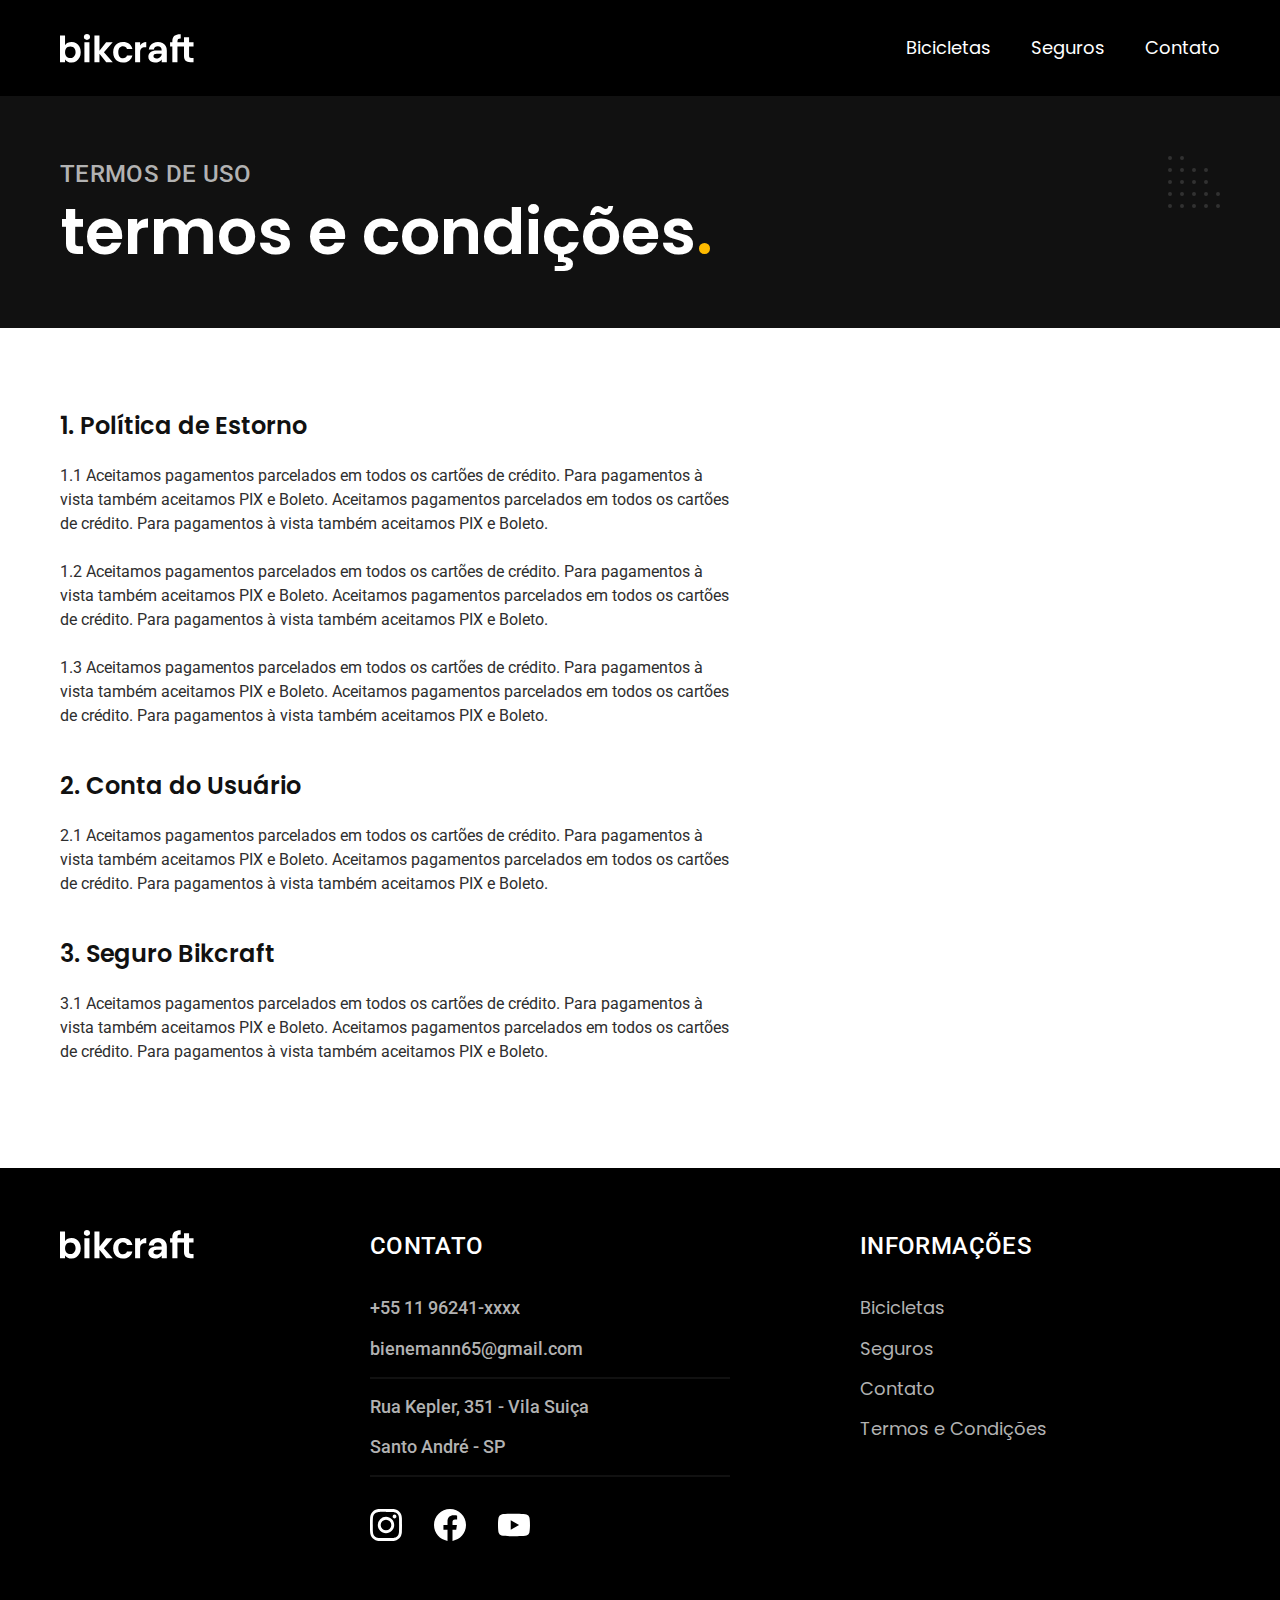
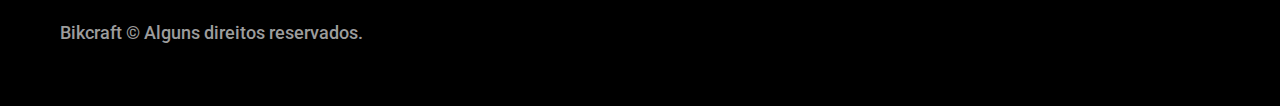
<file: termos.html>
<!DOCTYPE html>
<html lang="pt-br">

<head>
  <meta charset="UTF-8">
  <meta name="viewport" content="width=device-width, initial-scale=1.0">

  <title>Termos e Condições | Bikcraft</title>
  <meta name="description" content="Termos e condições.">
  <link rel="icon" href="./favicon.svg" type="image/svg+xml">
  <link rel="preload" href="./CSS/style.min.css" as="style">
  <link rel="stylesheet" href="./CSS/style.min.css">
  <script>document.documentElement.classList.add("js");</script>
  <link rel="preconnect" href="https://fonts.googleapis.com">
  <link rel="preconnect" href="https://fonts.gstatic.com" crossorigin>
  <link href="https://fonts.googleapis.com/css2?family=Merriweather:ital,wght@1,900&family=Poppins:wght@400;600&family=Roboto:wght@400;500&display=swap" rel="stylesheet">
</head>

<body id="termos">
  <header class="header-bg">
    <div class="header container">
      <a href="./">
        <img src="./img/bikcraft.svg" alt="Bikcraft">
      </a>

      <nav aria-label="primaria">
        <ul class="header-menu font-1-m cor-0">
          <li><a href="./bicicletas.html">Bicicletas</a></li>
          <li><a href="./seguros.html">Seguros</a></li>
          <li><a href="./contato.html">Contato</a></li>
        </ul>
      </nav>
    </div>
  </header>

  <main>
    <div class="titulo-bg">
      <div class="titulo container">
        <p class="font-2-l-b cor-5">Termos de uso</p>
        <h1 class="font-1-xxl cor-0">termos e condições<span class="cor-p1">.</span></h1>
      </div>
    </div>

    <div class="termos font-2-s cor-10 container">
      <h2 class="font-1-l cor-11">1. Política de Estorno</h2>
      <p>1.1 Aceitamos pagamentos parcelados em todos os cartões de crédito. Para pagamentos à vista também aceitamos PIX e Boleto. Aceitamos pagamentos parcelados em todos os cartões de crédito. Para pagamentos à vista também aceitamos PIX e Boleto.</p>
      <p>1.2 Aceitamos pagamentos parcelados em todos os cartões de crédito. Para pagamentos à vista também aceitamos PIX e Boleto. Aceitamos pagamentos parcelados em todos os cartões de crédito. Para pagamentos à vista também aceitamos PIX e Boleto.</p>
      <p>1.3 Aceitamos pagamentos parcelados em todos os cartões de crédito. Para pagamentos à vista também aceitamos PIX e Boleto. Aceitamos pagamentos parcelados em todos os cartões de crédito. Para pagamentos à vista também aceitamos PIX e Boleto.</p>
      <h2 class="font-1-l cor-11">2. Conta do Usuário</h2>
      <p>2.1 Aceitamos pagamentos parcelados em todos os cartões de crédito. Para pagamentos à vista também aceitamos PIX e Boleto. Aceitamos pagamentos parcelados em todos os cartões de crédito. Para pagamentos à vista também aceitamos PIX e Boleto.</p>
      <h2 class="font-1-l cor-11">3. Seguro Bikcraft</h2>
      <p>3.1 Aceitamos pagamentos parcelados em todos os cartões de crédito. Para pagamentos à vista também aceitamos PIX e Boleto. Aceitamos pagamentos parcelados em todos os cartões de crédito. Para pagamentos à vista também aceitamos PIX e Boleto.</p>
    </div>
  </main>

  <footer class="footer-bg">
    <div class="footer container">
      <img src="./img/bikcraft.svg" alt="Bikcraft">
      <div class="footer-contato">
        <h3 class="font-2-l-b cor-0">Contato</h3>
        <ul class="font-2-m cor-5">
          <li><a href="tel:+5511962412511">+55 11 96241-xxxx</a></li>
          <li><a href="mailto:bienemann65@gmail.com">bienemann65@gmail.com</a></li>
          <li><a href="https://www.google.com/maps/place/R.+Kepler,+351+-+Vila+Guarar%C3%A1,+Santo+Andr%C3%A9+-+SP,+09132-040/@-23.6998218,-46.5036106,15z/data=!4m16!1m9!3m8!1s0x94ce6a1bb036f221:0x71ec987a46ea827c!2sR.+Kepler,+351+-+Vila+Guarar%C3%A1,+Santo+Andr%C3%A9+-+SP,+09132-040!3b1!8m2!3d-23.6998346!4d-46.503513!10e5!16s%2Fg%2F11h554y2yq!3m5!1s0x94ce6a1bb036f221:0x71ec987a46ea827c!8m2!3d-23.6998346!4d-46.503513!16s%2Fg%2F11h554y2yq?entry=ttu">Rua Kepler, 351 - Vila Suiça</a></li>
          <li>Santo André - SP</li>
        </ul>
        <div class="footer-redes">
          <a href="./">
            <img src="./img/redes/instagram.svg" alt="Instagram">
          </a>
          <a href="./">
            <img src="./img/redes/facebook.svg" alt="Facebook">
          </a>
          <a href="./">
            <img src="./img/redes/youtube.svg" alt="Youtube">
          </a>
        </div>
      </div>
      <div class="footer-informacoes">
        <h3 class="font-2-l-b cor-0">Informações</h3>
        <nav>
          <ul class="font-1-m cor-5">
            <li><a href="./bicicletas.html">Bicicletas</a></li>
            <li><a href="./seguros.html">Seguros</a></li>
            <li><a href="./contato.html">Contato</a></li>
            <li><a href="./termos.html">Termos e Condições</a></li>
          </ul>
        </nav>
      </div>
      <p class="footer-copy font-2-m cor-6">Bikcraft © Alguns direitos reservados.</p>
    </div>
  </footer>
  <script src="./js/script.js"></script>
</body>

</html>
</file>
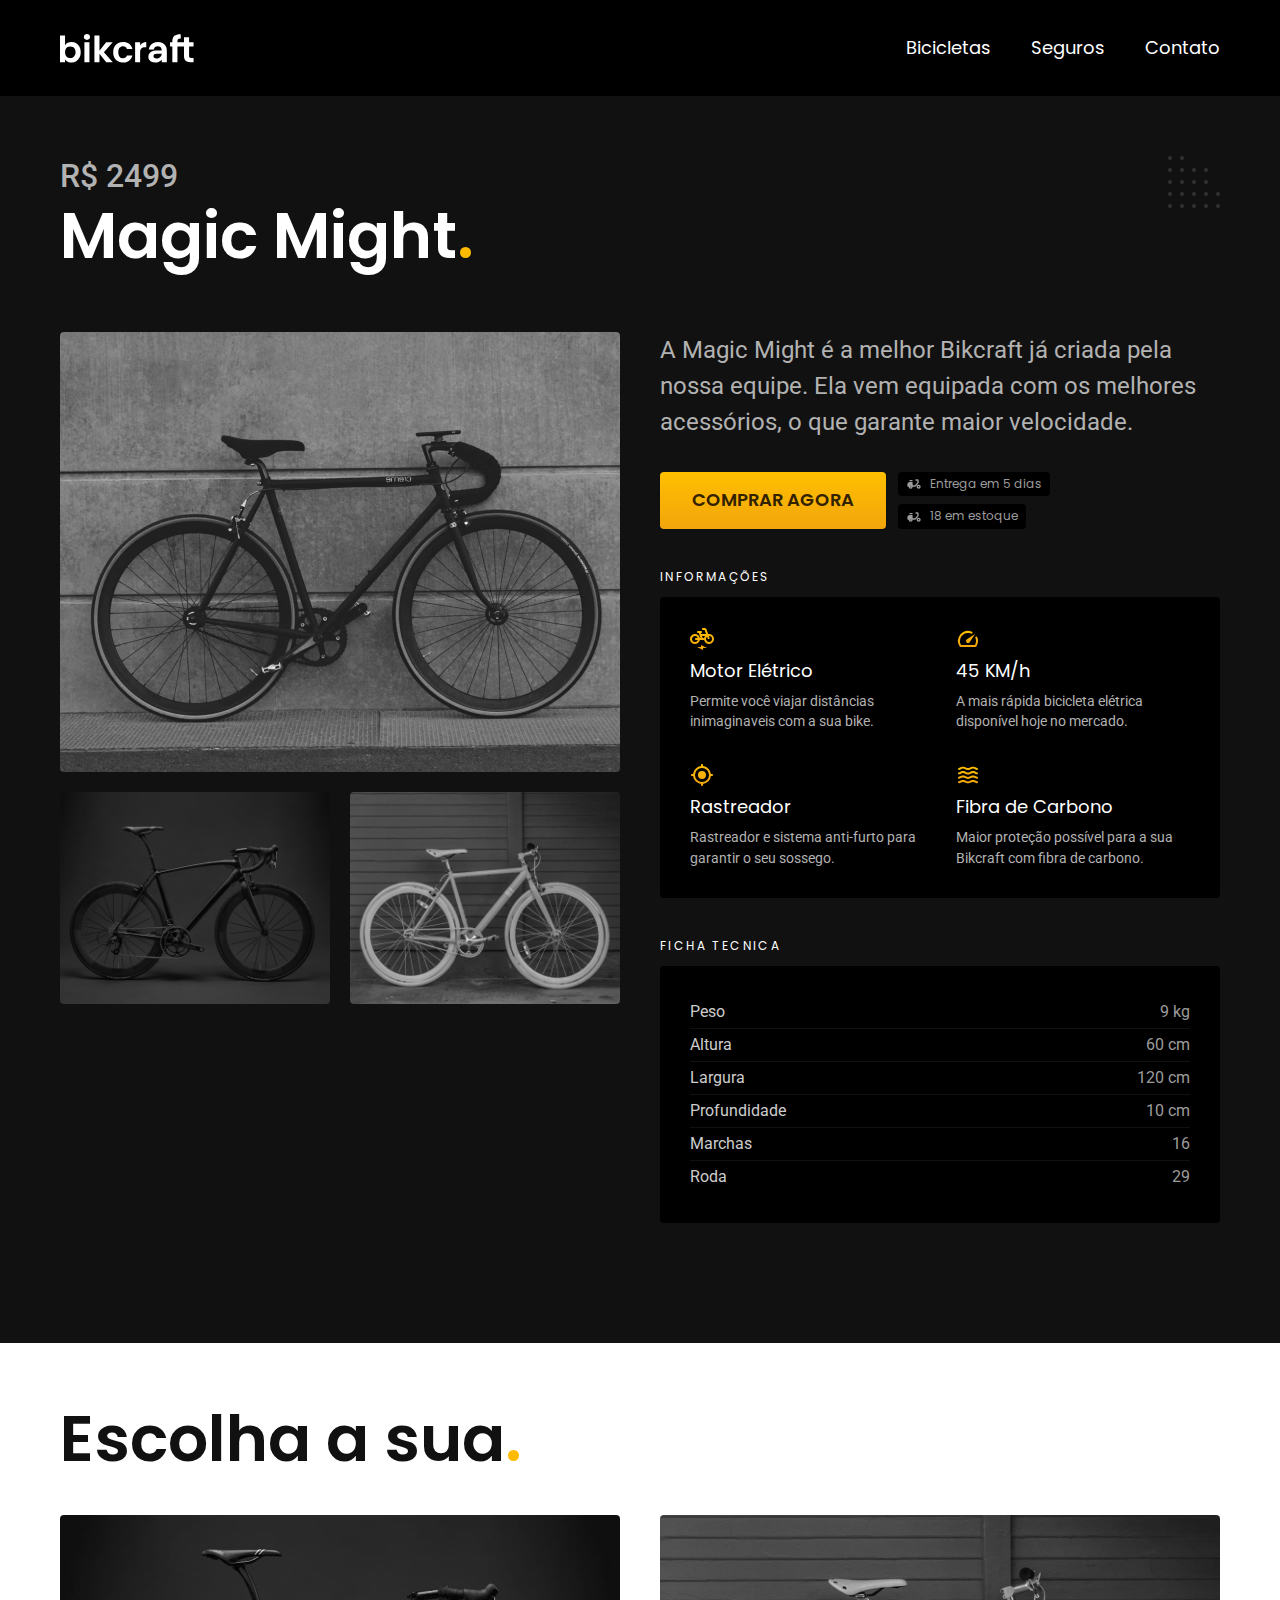
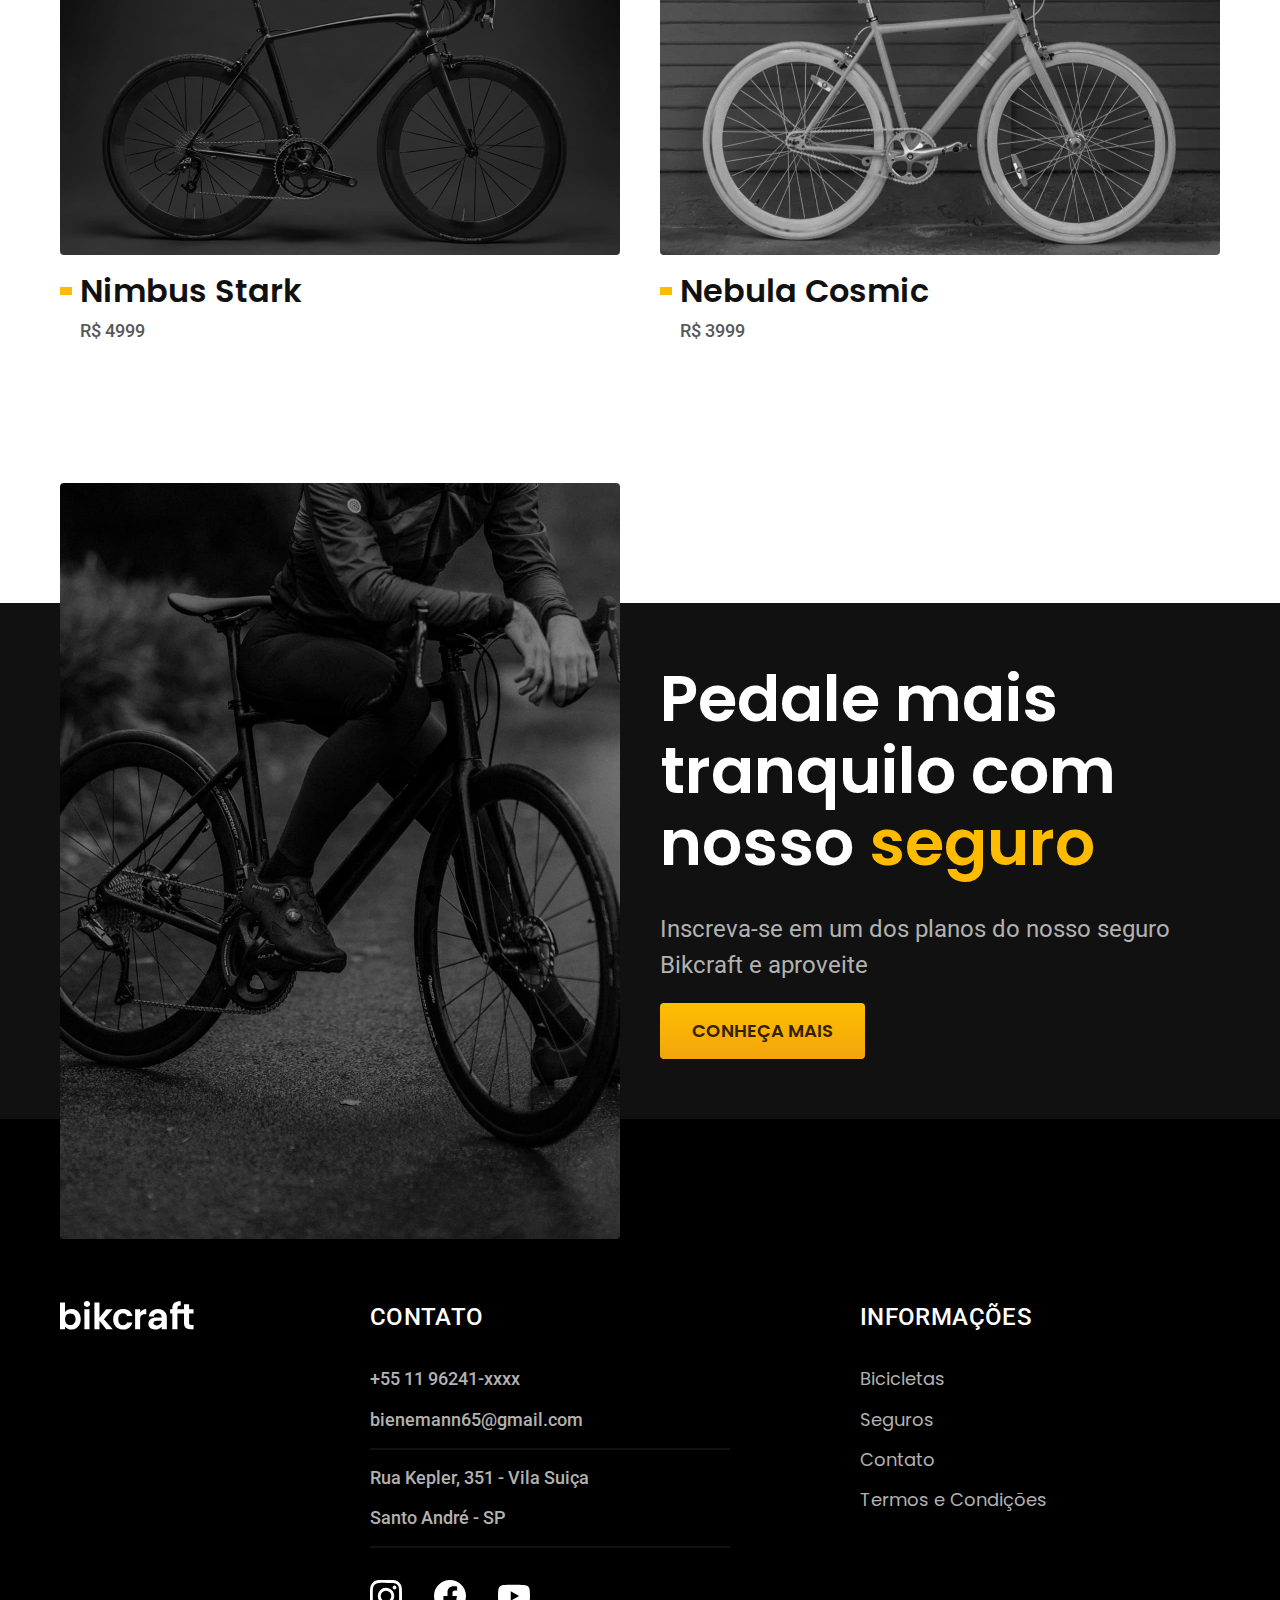
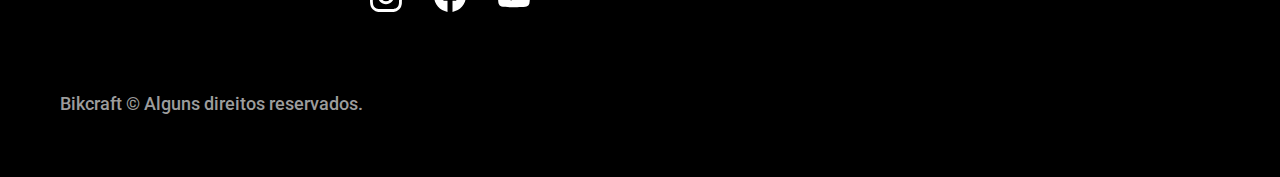
<file: bicicletas/magic.html>
<!DOCTYPE html>
<html lang="pt-br">

<head>
  <meta charset="UTF-8">
  <meta name="viewport" content="width=device-width, initial-scale=1.0">

  <title>Magic Might | Bikcraft</title>
  <meta name="description" content="Termos e condições.">
  <link rel="icon" href="../favicon.svg" type="image/svg+xml">
  <link rel="stylesheet" href="../CSS/style.min.css">
  <script>document.documentElement.classList.add("js");</script>
  <link rel="preconnect" href="https://fonts.googleapis.com">
  <link rel="preconnect" href="https://fonts.gstatic.com" crossorigin>
  <link href="https://fonts.googleapis.com/css2?family=Merriweather:ital,wght@1,900&family=Poppins:wght@400;600&family=Roboto:wght@400;500&display=swap" rel="stylesheet">
</head>

<body id="nimbus">
  <header class="header-bg">
    <div class="header container">
      <a href="../">
        <img src="../img/bikcraft.svg" alt="Bikcraft">
      </a>

      <nav aria-label="primaria">
        <ul class="header-menu font-1-m cor-0">
          <li><a href="../bicicletas.html">Bicicletas</a></li>
          <li><a href="../seguros.html">Seguros</a></li>
          <li><a href="../contato.html">Contato</a></li>
        </ul>
      </nav>
    </div>
  </header>

  <main class="titulo-bg">
    <div>
      <div class="titulo container">
        <p class="font-2-xl cor-5">R$ 2499</p>
        <h1 class="font-1-xxl cor-0">Magic Might<span class="cor-p1">.</span></h1>
      </div>
    </div>
    <div class="bicicleta container">
      <div class="bicicleta-imagens">
        <img src="../img/bicicleta/nimbus2.jpg" alt="Bicicleta 1">
        <img src="../img/bicicleta/nimbus1.jpg" alt="Bicicleta 2">
        <img src="../img/bicicleta/nimbus3.jpg" alt="Bicicleta 3">
      </div>
      <div class="bicicleta-conteudo">
        <p class="font-2-l cor-5"> A Magic Might é a melhor Bikcraft já criada pela nossa equipe. Ela vem equipada com os melhores acessórios, o que garante maior velocidade.</p>
        <div class="bicicleta-comprar">
          <a class="botao" href="../orcamento.html?tipo=bikcraft&produto=magic">Comprar Agora</a>
          <span class="font-1-xs cor-6"><img src="../img/icones/entrega.svg" alt=""> Entrega em 5 dias</span>
          <span class="font-1-xs cor-6"><img src="../img/icones/entrega.svg" alt=""> 18 em estoque</span>
        </div>

        <div>
          <h2 class="font-1-xs cor-0">Informações</h2>
          <ul class="bicicleta-informacoes">
            <li><img src="../img/icones/eletrica.svg" alt="">
              <h3 class="font-1-m cor-0">Motor Elétrico</h3>
              <p class="font-2-xs cor-5">Permite você viajar distâncias inimaginaveis com a sua bike.</p>
            </li>
            <li><img src="../img/icones/velocidade.svg" alt="">
              <h3 class="font-1-m cor-0">45 KM/h</h3>
              <p class="font-2-xs cor-5">A mais rápida bicicleta elétrica disponível hoje no mercado.</p>
            </li>
            <li><img src="../img/icones/rastreador.svg" alt="">
              <h3 class="font-1-m cor-0">Rastreador</h3>
              <p class="font-2-xs cor-5">Rastreador e sistema anti-furto para garantir o seu sossego.</p>
            </li>
            <li>
              <img src="../img/icones/carbono.svg" alt="">
              <h3 class="font-1-m cor-0">Fibra de Carbono</h3>
              <p class="font-2-xs cor-5">Maior proteção possível para a sua Bikcraft com fibra de carbono.</p>
            </li>
          </ul>
          <h2 class="font-1-xs cor-0">Ficha Tecnica</h2>
          <ul class="bicicleta-ficha font-2-s cor-4">
            <li>Peso <span>9 kg</span></li>
            <li>Altura <span>60 cm</span></li>
            <li>Largura <span>120 cm</span></li>
            <li>Profundidade <span>10 cm</span></li>
            <li>Marchas <span>16</span></li>
            <li>Roda <span>29</span></li>
          </ul>
        </div>
      </div>

    </div>


  </main>

  <article class="bicicletas-lista container">
    <h2 class="font-1-xxl">Escolha a sua<span class="cor-p1">.</span></h2>

    <ul>
      <li>
        <a href="./nimbus.html">
          <img src="../img/bicicletas/nimbus.jpg" alt="Bicicleta preta">
          <h3 class="font-1-xl">Nimbus Stark</h3>
          <span class="font-2-m cor-8">R$ 4999</span>
        </a>
      </li>

      <li>
        <a href="../bicicletas/nebula.html">
          <img src="../img/bicicletas/nebula.jpg" alt="Bicicleta preta">
          <h3 class="font-1-xl">Nebula Cosmic</h3>
          <span class="font-2-m cor-8">R$ 3999</span>
        </a>
      </li>
    </ul>
  </article>
  <article class="seguro-bg">
    <div class="seguro container">
      <div class="seguro-imagem">
        <img src="../img/fotos/seguros.jpg" alt="Pessoa em cima da bicicleta">
      </div>
      <div class="seguro-conteudo">
        <h2 class="font-1-xxl cor-0">Pedale mais tranquilo com nosso <span class="cor-p1">seguro</span></h2>
        <p class="font-2-l cor-5">Inscreva-se em um dos planos do nosso seguro Bikcraft e aproveite</p>
        <a class="botao" href="../seguros.html">Conheça mais</a>
      </div>
    </div>
  </article>

  <footer class="footer-bg">
    <div class="footer container">
      <img src="../img/bikcraft.svg" alt="Bikcraft">
      <div class="footer-contato">
        <h3 class="font-2-l-b cor-0">Contato</h3>
        <ul class="font-2-m cor-5">
          <li><a href="tel:+5511962412511">+55 11 96241-xxxx</a></li>
          <li><a href="mailto:bienemann65@gmail.com">bienemann65@gmail.com</a></li>
          <li><a href="https://www.google.com/maps/place/R.+Kepler,+351+-+Vila+Guarar%C3%A1,+Santo+Andr%C3%A9+-+SP,+09132-040/@-23.6998218,-46.5036106,15z/data=!4m16!1m9!3m8!1s0x94ce6a1bb036f221:0x71ec987a46ea827c!2sR.+Kepler,+351+-+Vila+Guarar%C3%A1,+Santo+Andr%C3%A9+-+SP,+09132-040!3b1!8m2!3d-23.6998346!4d-46.503513!10e5!16s%2Fg%2F11h554y2yq!3m5!1s0x94ce6a1bb036f221:0x71ec987a46ea827c!8m2!3d-23.6998346!4d-46.503513!16s%2Fg%2F11h554y2yq?entry=ttu">Rua Kepler, 351 - Vila Suiça</a></li>
          <li>Santo André - SP</li>
        </ul>
        <div class="footer-redes">
          <a href="../">
            <img src="../img/redes/instagram.svg" alt="Instagram">
          </a>
          <a href="../">
            <img src="../img/redes/facebook.svg" alt="Facebook">
          </a>
          <a href="../">
            <img src="../img/redes/youtube.svg" alt="Youtube">
          </a>
        </div>
      </div>
      <div class="footer-informacoes">
        <h3 class="font-2-l-b cor-0">Informações</h3>
        <nav>
          <ul class="font-1-m cor-5">
            <li><a href="../bicicletas.html">Bicicletas</a></li>
            <li><a href="../seguros.html">Seguros</a></li>
            <li><a href="../contato.html">Contato</a></li>
            <li><a href="../termos.html">Termos e Condições</a></li>
          </ul>
        </nav>
      </div>
      <p class="footer-copy font-2-m cor-6">Bikcraft © Alguns direitos reservados.</p>
    </div>
  </footer>
  <script src="../js/script.js"></script>
</body>

</html>
</file>
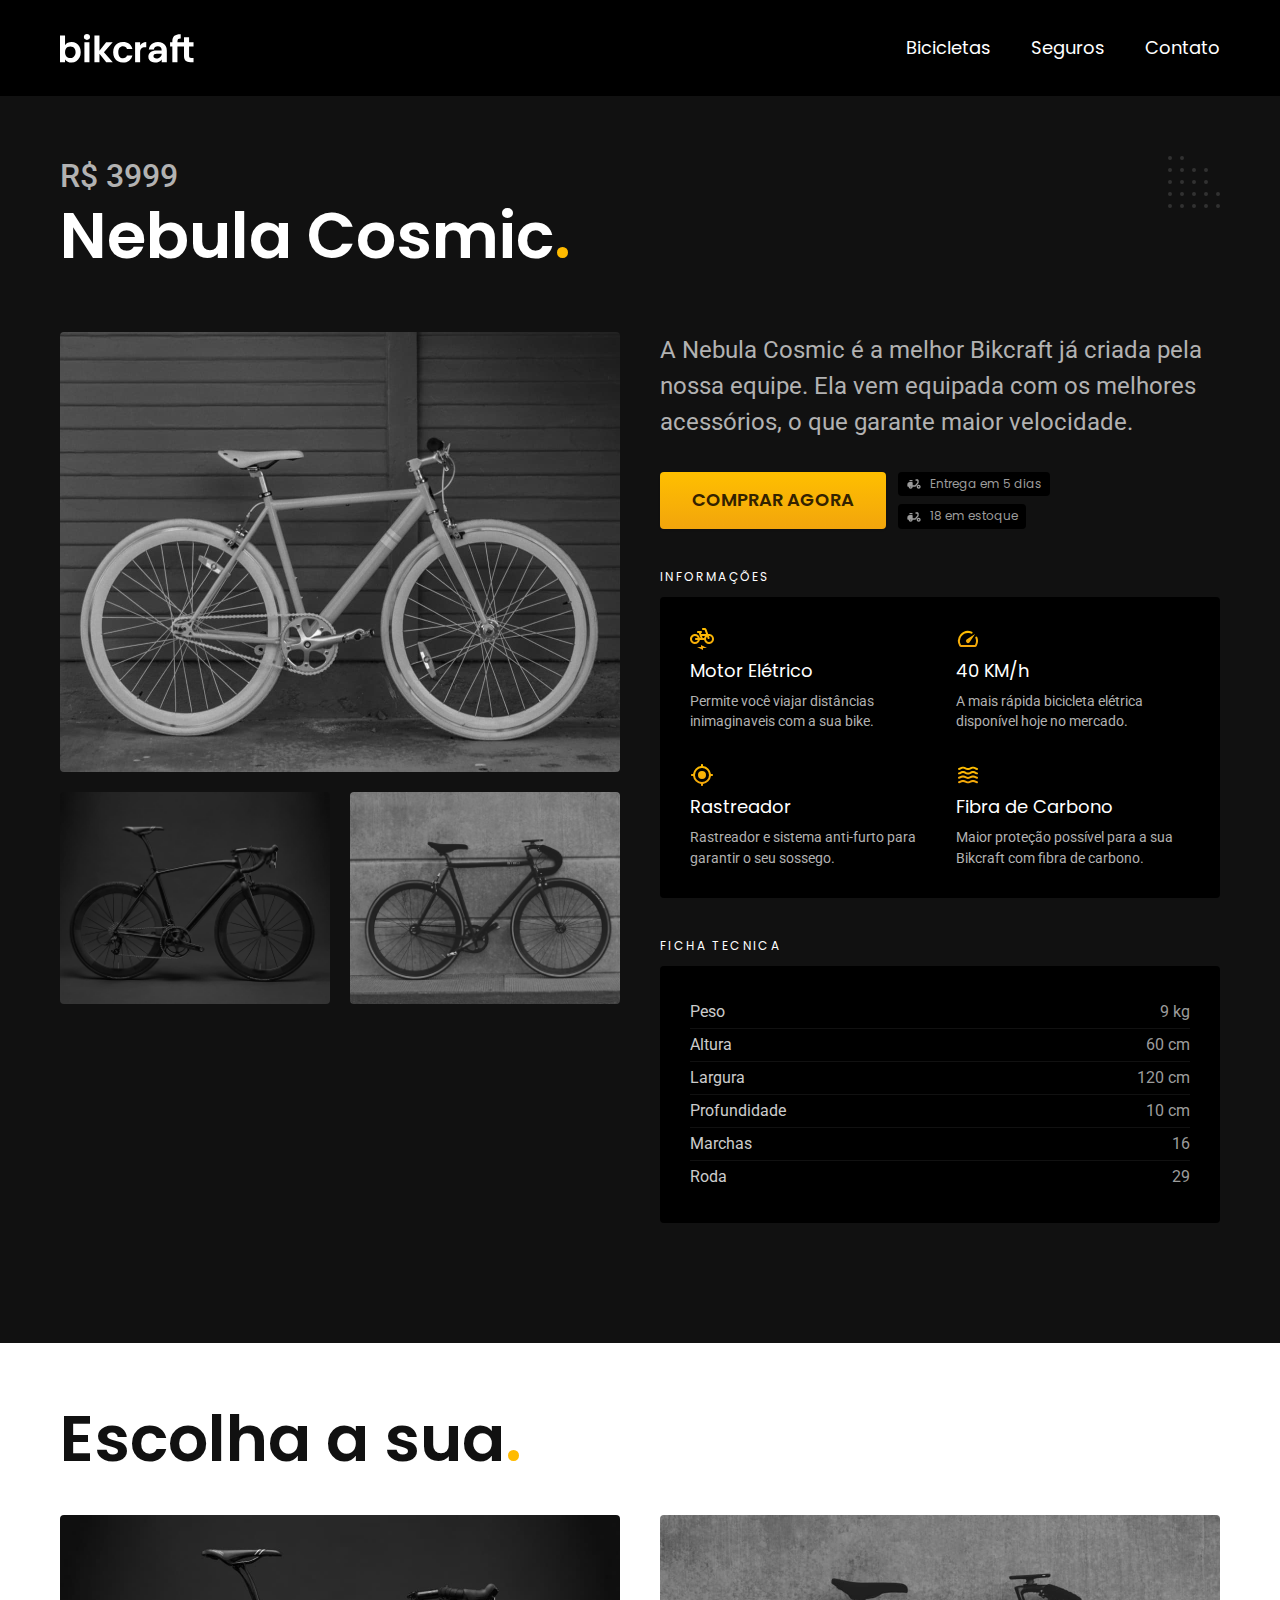
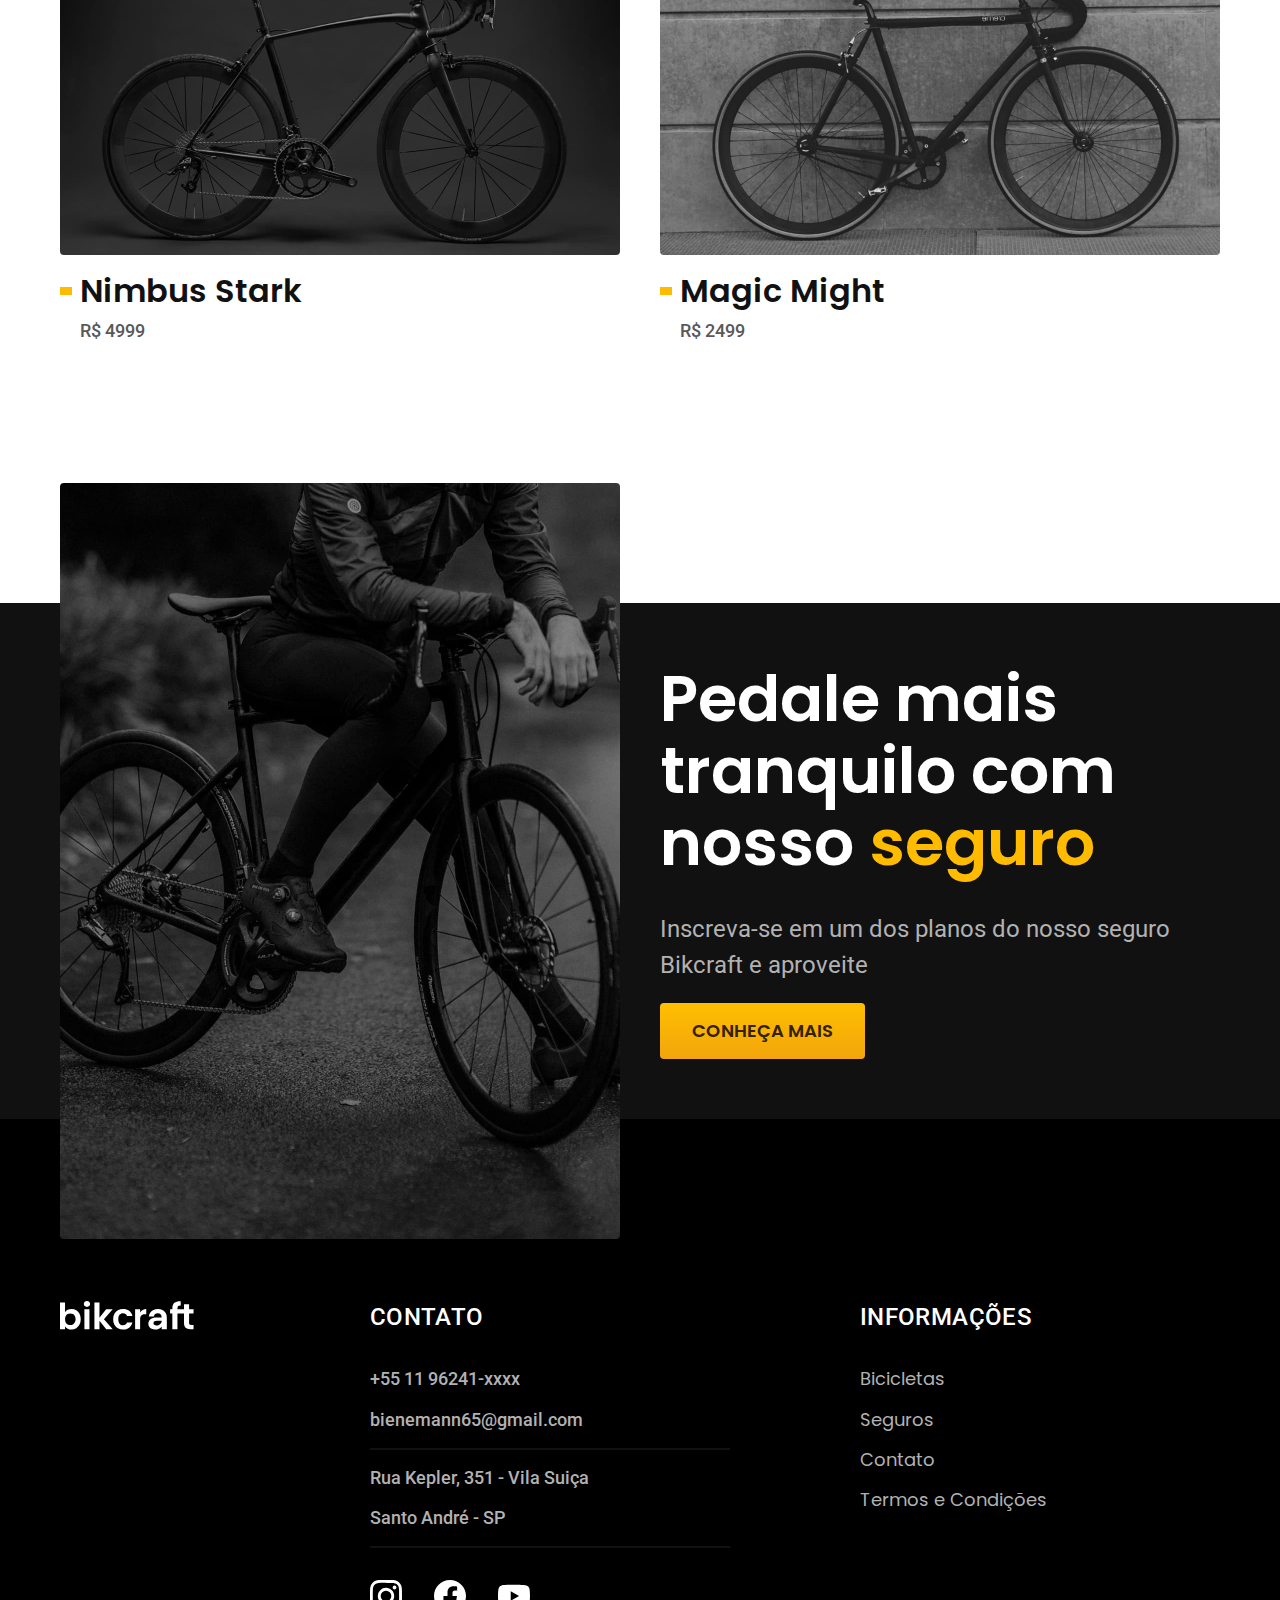
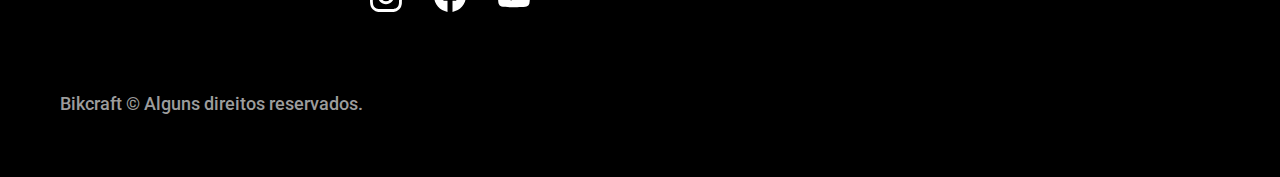
<file: bicicletas/nebula.html>
<!DOCTYPE html>
<html lang="pt-br">

<head>
  <meta charset="UTF-8">
  <meta name="viewport" content="width=device-width, initial-scale=1.0">

  <title>Nebula Cosmic | Bikcraft</title>
  <meta name="description" content="Termos e condições.">
  <link rel="icon" href="../favicon.svg" type="image/svg+xml">
  <link rel="stylesheet" href="../CSS/style.min.css">
  <script>document.documentElement.classList.add("js");</script>
  <link rel="preconnect" href="https://fonts.googleapis.com">
  <link rel="preconnect" href="https://fonts.gstatic.com" crossorigin>
  <link href="https://fonts.googleapis.com/css2?family=Merriweather:ital,wght@1,900&family=Poppins:wght@400;600&family=Roboto:wght@400;500&display=swap" rel="stylesheet">
</head>

<body id="nimbus">
  <header class="header-bg">
    <div class="header container">
      <a href="../">
        <img src="../img/bikcraft.svg" alt="Bikcraft">
      </a>

      <nav aria-label="primaria">
        <ul class="header-menu font-1-m cor-0">
          <li><a href="../bicicletas.html">Bicicletas</a></li>
          <li><a href="../seguros.html">Seguros</a></li>
          <li><a href="../contato.html">Contato</a></li>
        </ul>
      </nav>
    </div>
  </header>

  <main class="titulo-bg">
    <div>
      <div class="titulo container">
        <p class="font-2-xl cor-5">R$ 3999</p>
        <h1 class="font-1-xxl cor-0">Nebula Cosmic<span class="cor-p1">.</span></h1>
      </div>
    </div>
    <div class="bicicleta container">
      <div class="bicicleta-imagens">
        <img src="../img/bicicleta/nimbus3.jpg" alt="Bicicleta 1">
        <img src="../img/bicicleta/nimbus1.jpg" alt="Bicicleta 2">
        <img src="../img/bicicleta/nimbus2.jpg" alt="Bicicleta 3">
      </div>
      <div class="bicicleta-conteudo">
        <p class="font-2-l cor-5"> A Nebula Cosmic é a melhor Bikcraft já criada pela nossa equipe. Ela vem equipada com os melhores acessórios, o que garante maior velocidade.</p>
        <div class="bicicleta-comprar">
          <a class="botao" href="../orcamento.html?tipo=bikcraft&produto=nebula">Comprar Agora</a>
          <span class="font-1-xs cor-6"><img src="../img/icones/entrega.svg" alt=""> Entrega em 5 dias</span>
          <span class="font-1-xs cor-6"><img src="../img/icones/entrega.svg" alt=""> 18 em estoque</span>
        </div>

        <div>
          <h2 class="font-1-xs cor-0">Informações</h2>
          <ul class="bicicleta-informacoes">
            <li><img src="../img/icones/eletrica.svg" alt="">
              <h3 class="font-1-m cor-0">Motor Elétrico</h3>
              <p class="font-2-xs cor-5">Permite você viajar distâncias inimaginaveis com a sua bike.</p>
            </li>
            <li><img src="../img/icones/velocidade.svg" alt="">
              <h3 class="font-1-m cor-0">40 KM/h</h3>
              <p class="font-2-xs cor-5">A mais rápida bicicleta elétrica disponível hoje no mercado.</p>
            </li>
            <li><img src="../img/icones/rastreador.svg" alt="">
              <h3 class="font-1-m cor-0">Rastreador</h3>
              <p class="font-2-xs cor-5">Rastreador e sistema anti-furto para garantir o seu sossego.</p>
            </li>
            <li>
              <img src="../img/icones/carbono.svg" alt="">
              <h3 class="font-1-m cor-0">Fibra de Carbono</h3>
              <p class="font-2-xs cor-5">Maior proteção possível para a sua Bikcraft com fibra de carbono.</p>
            </li>
          </ul>
          <h2 class="font-1-xs cor-0">Ficha Tecnica</h2>
          <ul class="bicicleta-ficha font-2-s cor-4">
            <li>Peso <span>9 kg</span></li>
            <li>Altura <span>60 cm</span></li>
            <li>Largura <span>120 cm</span></li>
            <li>Profundidade <span>10 cm</span></li>
            <li>Marchas <span>16</span></li>
            <li>Roda <span>29</span></li>
          </ul>
        </div>
      </div>

    </div>


  </main>

  <article class="bicicletas-lista container">
    <h2 class="font-1-xxl">Escolha a sua<span class="cor-p1">.</span></h2>

    <ul>
      <li>
        <a href="./nimbus.html">
          <img src="../img/bicicletas/nimbus.jpg" alt="Bicicleta preta">
          <h3 class="font-1-xl">Nimbus Stark</h3>
          <span class="font-2-m cor-8">R$ 4999</span>
        </a>
      </li>

      <li>
        <a href="../bicicletas/magic.html">
          <img src="../img/bicicletas/magic.jpg" alt="Bicicleta preta">
          <h3 class="font-1-xl">Magic Might</h3>
          <span class="font-2-m cor-8">R$ 2499</span>
        </a>
      </li>
    </ul>
  </article>
  <article class="seguro-bg">
    <div class="seguro container">
      <div class="seguro-imagem">
        <img src="../img/fotos/seguros.jpg" alt="Pessoa em cima da bicicleta">
      </div>
      <div class="seguro-conteudo">
        <h2 class="font-1-xxl cor-0">Pedale mais tranquilo com nosso <span class="cor-p1">seguro</span></h2>
        <p class="font-2-l cor-5">Inscreva-se em um dos planos do nosso seguro Bikcraft e aproveite</p>
        <a class="botao" href="../seguros.html">Conheça mais</a>
      </div>
    </div>
  </article>

  <footer class="footer-bg">
    <div class="footer container">
      <img src="../img/bikcraft.svg" alt="Bikcraft">
      <div class="footer-contato">
        <h3 class="font-2-l-b cor-0">Contato</h3>
        <ul class="font-2-m cor-5">
          <li><a href="tel:+5511962412511">+55 11 96241-xxxx</a></li>
          <li><a href="mailto:bienemann65@gmail.com">bienemann65@gmail.com</a></li>
          <li><a href="https://www.google.com/maps/place/R.+Kepler,+351+-+Vila+Guarar%C3%A1,+Santo+Andr%C3%A9+-+SP,+09132-040/@-23.6998218,-46.5036106,15z/data=!4m16!1m9!3m8!1s0x94ce6a1bb036f221:0x71ec987a46ea827c!2sR.+Kepler,+351+-+Vila+Guarar%C3%A1,+Santo+Andr%C3%A9+-+SP,+09132-040!3b1!8m2!3d-23.6998346!4d-46.503513!10e5!16s%2Fg%2F11h554y2yq!3m5!1s0x94ce6a1bb036f221:0x71ec987a46ea827c!8m2!3d-23.6998346!4d-46.503513!16s%2Fg%2F11h554y2yq?entry=ttu">Rua Kepler, 351 - Vila Suiça</a></li>
          <li>Santo André - SP</li>
        </ul>
        <div class="footer-redes">
          <a href="../">
            <img src="../img/redes/instagram.svg" alt="Instagram">
          </a>
          <a href="../">
            <img src="../img/redes/facebook.svg" alt="Facebook">
          </a>
          <a href="../">
            <img src="../img/redes/youtube.svg" alt="Youtube">
          </a>
        </div>
      </div>
      <div class="footer-informacoes">
        <h3 class="font-2-l-b cor-0">Informações</h3>
        <nav>
          <ul class="font-1-m cor-5">
            <li><a href="../bicicletas.html">Bicicletas</a></li>
            <li><a href="../seguros.html">Seguros</a></li>
            <li><a href="../contato.html">Contato</a></li>
            <li><a href="../termos.html">Termos e Condições</a></li>
          </ul>
        </nav>
      </div>
      <p class="footer-copy font-2-m cor-6">Bikcraft © Alguns direitos reservados.</p>
    </div>
  </footer>
  <script src="../js/script.js"></script>
</body>

</html>
</file>
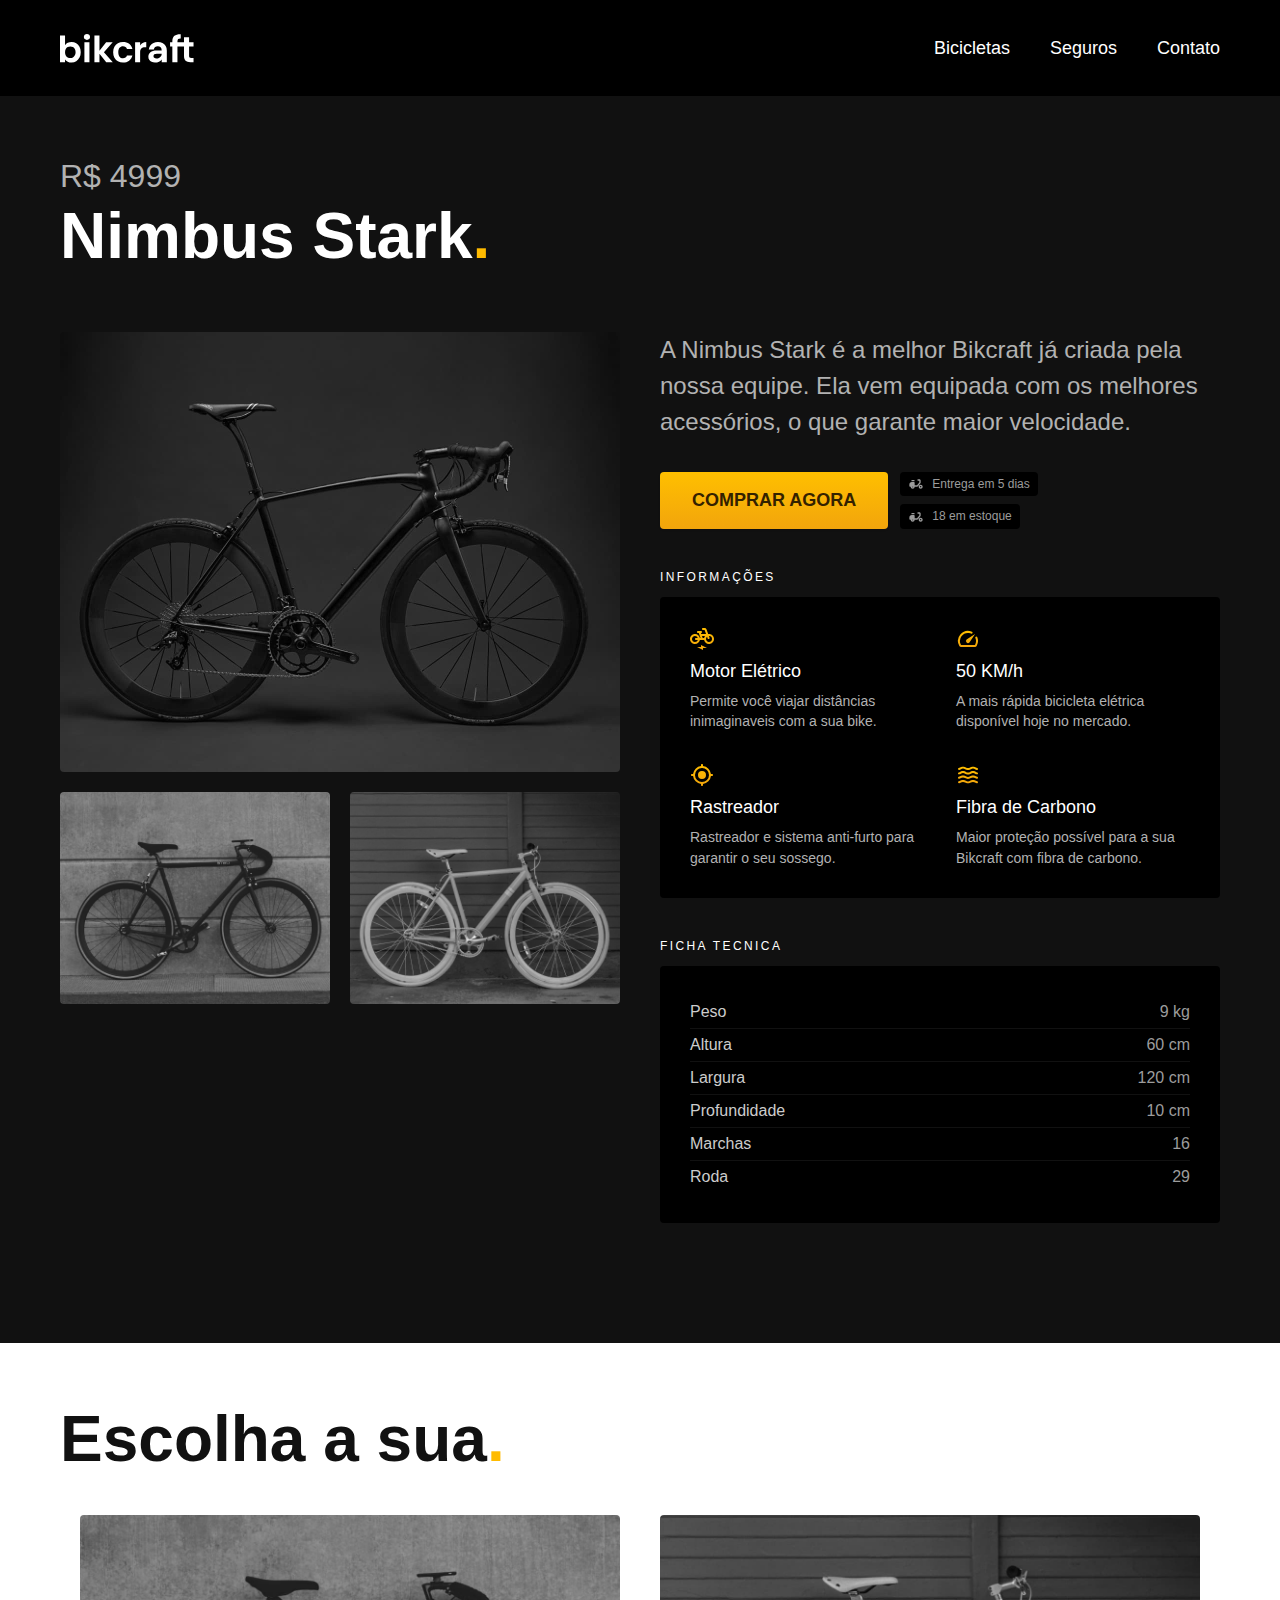
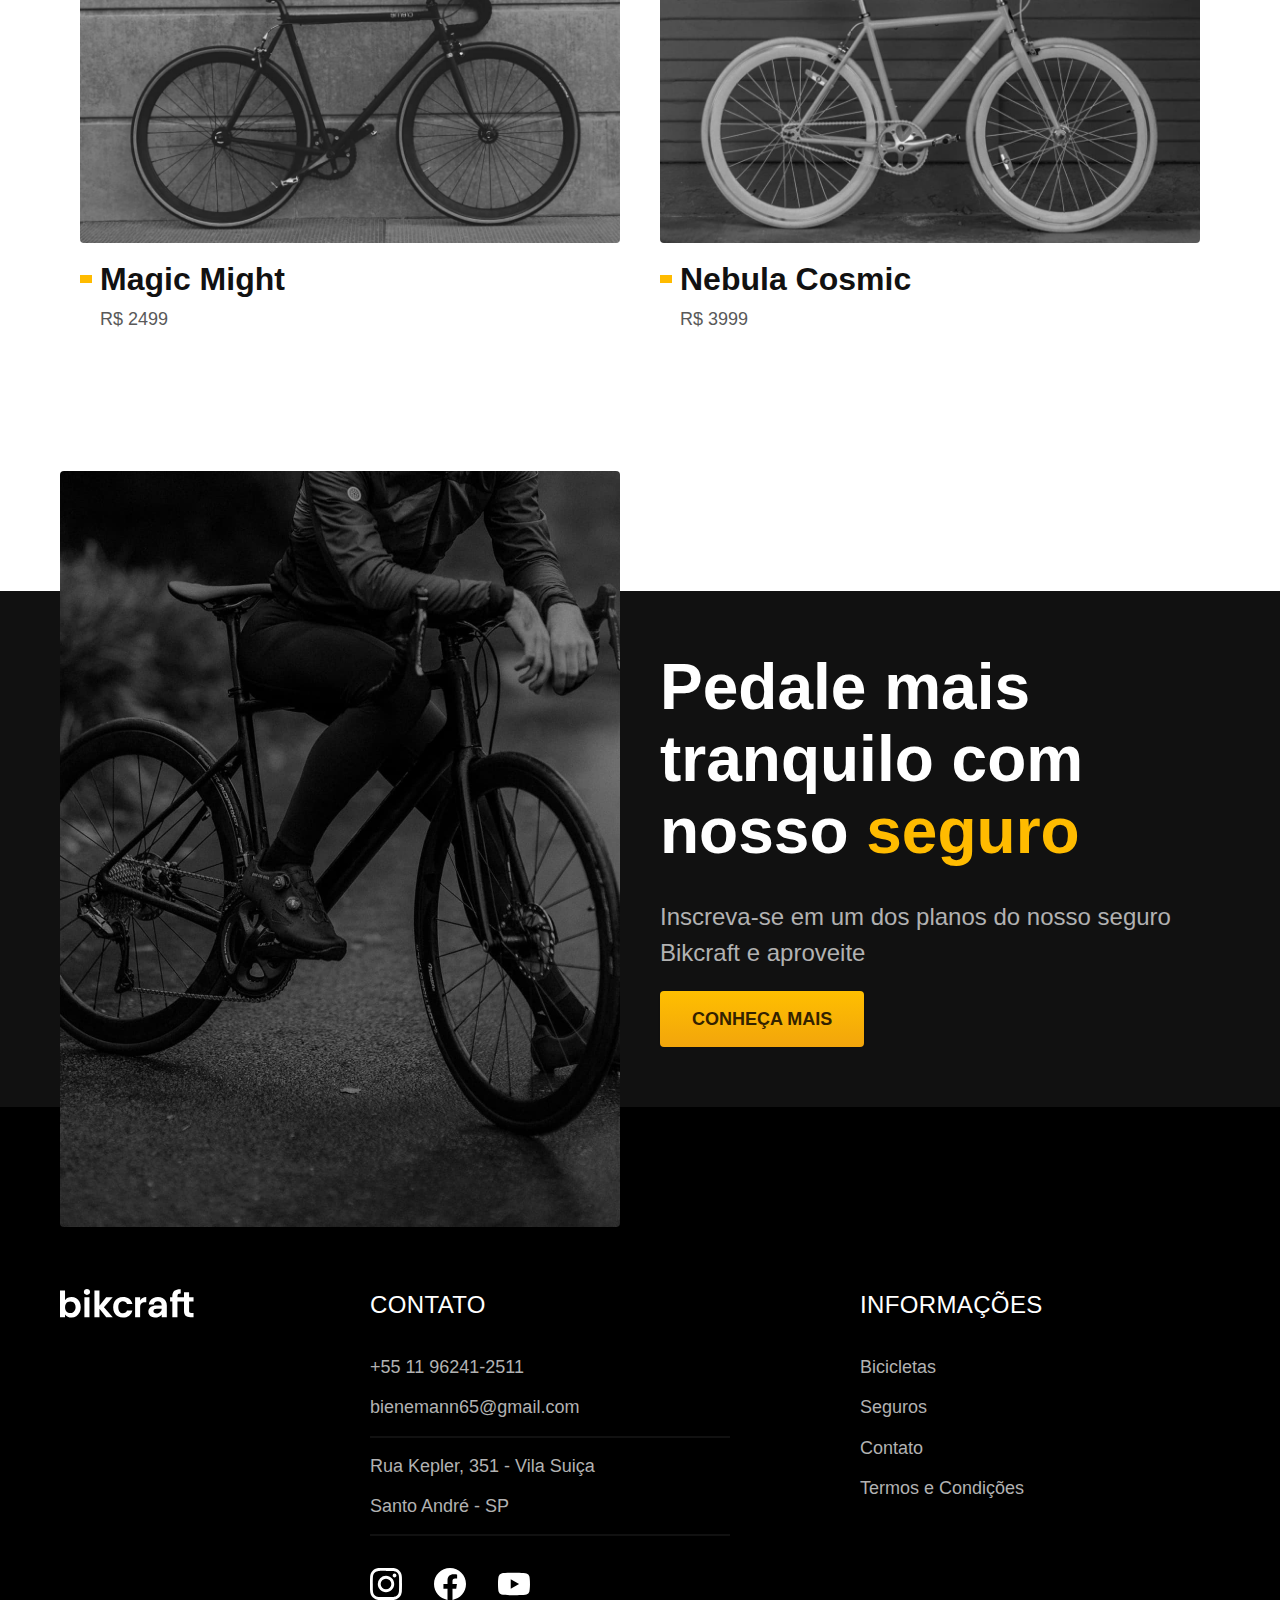
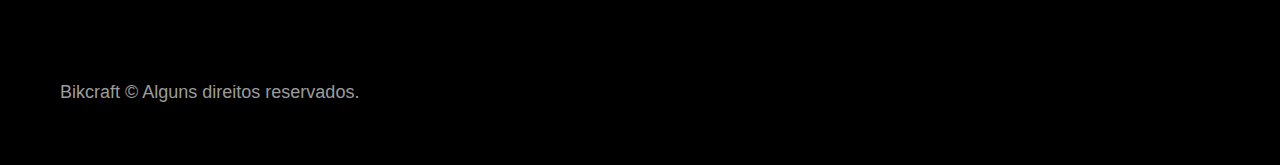
<file: bicicletas/nimbus.html>
<!DOCTYPE html>
<html lang="pt-br">

<head>
  <meta charset="UTF-8">
  <meta name="viewport" content="width=device-width, initial-scale=1.0">

  <title>Nimbus Stark | Bikcraft</title>
  <meta name="description" content="Termos e condições.">

  <link rel="stylesheet" href="../CSS/Style.css">
</head>

<body id="nimbus">
  <header class="header-bg">
    <div class="header container">
      <a href="../">
        <img src="../img/bikcraft.svg" alt="Bikcraft">
      </a>

      <nav aria-label="primaria">
        <ul class="header-menu font-1-m cor-0">
          <li><a href="../bicicletas.html">Bicicletas</a></li>
          <li><a href="../seguros.html">Seguros</a></li>
          <li><a href="../contato.html">Contato</a></li>
        </ul>
      </nav>
    </div>
  </header>

  <main class="titulo-bg">
    <div>
      <div class="titulo container">
        <p class="font-2-xl cor-5">R$ 4999</p>
        <h1 class="font-1-xxl cor-0">Nimbus Stark<span class="cor-p1">.</span></h1>
      </div>
    </div>
    <div class="bicicleta container">
      <div class="bicicleta-imagens">
        <img src="../img/bicicleta/nimbus1.jpg" alt="">
        <img src="../img/bicicleta/nimbus2.jpg" alt="">
        <img src="../img/bicicleta/nimbus3.jpg" alt="">
      </div>
      <div class="bicicleta-conteudo">
        <p class="font-2-l cor-5"> A Nimbus Stark é a melhor Bikcraft já criada pela nossa equipe. Ela vem equipada com os melhores acessórios, o que garante maior velocidade.</p>
        <div class="bicicleta-comprar">
          <a class="botao" href="../orcamento.html">Comprar Agora</a>
          <span class="font-1-xs cor-6"><img src="../img/icones/entrega.svg" alt=""> Entrega em 5 dias</span>
          <span class="font-1-xs cor-6"><img src="../img/icones/entrega.svg" alt=""> 18 em estoque</span>
        </div>

        <div>
          <h2 class="font-1-xs cor-0">Informações</h2>
          <ul class="bicicleta-informacoes">
            <li><img src="../img/icones/eletrica.svg" alt="">
              <h3 class="font-1-m cor-0">Motor Elétrico</h3>
              <p class="font-2-xs cor-5">Permite você viajar distâncias inimaginaveis com a sua bike.</p>
            </li>
            <li><img src="../img/icones/velocidade.svg" alt="">
              <h3 class="font-1-m cor-0">50 KM/h</h3>
              <p class="font-2-xs cor-5">A mais rápida bicicleta elétrica disponível hoje no mercado.</p>
            </li>
            <li><img src="../img/icones/rastreador.svg" alt="">
              <h3 class="font-1-m cor-0">Rastreador</h3>
              <p class="font-2-xs cor-5">Rastreador e sistema anti-furto para garantir o seu sossego.</p>
            </li>
            <li>
              <img src="../img/icones/carbono.svg" alt="">
              <h3 class="font-1-m cor-0">Fibra de Carbono</h3>
              <p class="font-2-xs cor-5">Maior proteção possível para a sua Bikcraft com fibra de carbono.</p>
            </li>
          </ul>
          <h2 class="font-1-xs cor-0">Ficha Tecnica</h2>
          <ul class="bicicleta-ficha font-2-s cor-4">
            <li>Peso <span>9 kg</span></li>
            <li>Altura <span>60 cm</span></li>
            <li>Largura <span>120 cm</span></li>
            <li>Profundidade <span>10 cm</span></li>
            <li>Marchas <span>16</span></li>
            <li>Roda <span>29</span></li>
          </ul>
        </div>
      </div>

    </div>


  </main>

  <article class="bicicletas-lista container">
    <h2 class="font-1-xxl">Escolha a sua<span class="cor-p1">.</span></h2>

    <ul>
      <li>
        <a href="./magic.html">
          <img src="../img/bicicletas/magic.jpg" alt="Bicicleta preta">
          <h3 class="font-1-xl">Magic Might</h3>
          <span class="font-2-m cor-8">R$ 2499</span>
        </a>
      </li>

      <li>
        <a href="../bicicletas/nebula.html">
          <img src="../img/bicicletas/nebula.jpg" alt="Bicicleta preta">
          <h3 class="font-1-xl">Nebula Cosmic</h3>
          <span class="font-2-m cor-8">R$ 3999</span>
        </a>
      </li>
    </ul>
  </article>
  <article class="seguro-bg">
    <div class="seguro container">
      <div class="seguro-imagem">
        <img src="../img/fotos/seguros.jpg" alt="Pessoa em cima da bicicleta">
      </div>
      <div class="seguro-conteudo">
        <h2 class="font-1-xxl cor-0">Pedale mais tranquilo com nosso <span class="cor-p1">seguro</span></h2>
        <p class="font-2-l cor-5">Inscreva-se em um dos planos do nosso seguro Bikcraft e aproveite</p>
        <a class="botao" href="../seguros.html">Conheça mais</a>
      </div>
    </div>
  </article>

  <footer class="footer-bg">
    <div class="footer container">
      <img src="../img/bikcraft.svg" alt="Bikcraft">
      <div class="footer-contato">
        <h3 class="font-2-l-b cor-0">Contato</h3>
        <ul class="font-2-m cor-5">
          <li><a href="tel:+5511962412511">+55 11 96241-2511</a></li>
          <li><a href="mailto:bienemann65@gmail.com">bienemann65@gmail.com</a></li>
          <li><a href="https://www.google.com/maps/place/R.+Kepler,+351+-+Vila+Guarar%C3%A1,+Santo+Andr%C3%A9+-+SP,+09132-040/@-23.6998218,-46.5036106,15z/data=!4m16!1m9!3m8!1s0x94ce6a1bb036f221:0x71ec987a46ea827c!2sR.+Kepler,+351+-+Vila+Guarar%C3%A1,+Santo+Andr%C3%A9+-+SP,+09132-040!3b1!8m2!3d-23.6998346!4d-46.503513!10e5!16s%2Fg%2F11h554y2yq!3m5!1s0x94ce6a1bb036f221:0x71ec987a46ea827c!8m2!3d-23.6998346!4d-46.503513!16s%2Fg%2F11h554y2yq?entry=ttu">Rua Kepler, 351 - Vila Suiça</a></li>
          <li>Santo André - SP</li>
        </ul>
        <div class="footer-redes">
          <a href="../">
            <img src="../img/redes/instagram.svg" alt="Instagram">
          </a>
          <a href="../">
            <img src="../img/redes/facebook.svg" alt="Facebook">
          </a>
          <a href="../">
            <img src="../img/redes/youtube.svg" alt="Youtube">
          </a>
        </div>
      </div>
      <div class="footer-informacoes">
        <h3 class="font-2-l-b cor-0">Informações</h3>
        <nav>
          <ul class="font-1-m cor-5">
            <li><a href="../bicicletas.html">Bicicletas</a></li>
            <li><a href="../seguros.html">Seguros</a></li>
            <li><a href="../contato.html">Contato</a></li>
            <li><a href="../termos.html">Termos e Condições</a></li>
          </ul>
        </nav>
      </div>
      <p class="footer-copy font-2-m cor-6">Bikcraft © Alguns direitos reservados.</p>
    </div>
  </footer>
</body>

</html>
</file>
<file: CSS/Style.css>
/* Layout global */
@import "./Global/Global.css";
@import "./Global/footer.css";

/* contato */
@import "./contato/contato.css";
@import "./contato/lojas.css";

/* tipografias */
@import "./utilidades/tipografia.css";

/* cores do site */
@import "./utilidades/cores.css";

/* cabeçario */
@import "./Global/header.css";

/* utilitario */
@import "./utilidades/componentes.css";
@import "./utilidades/formulario.css";

/* home */
@import "./home/introducao.css";
@import "./home/tecnologia.css";
@import "./home/parceiros.css";
@import "./home/depoimento.css";

/* Bicicleta NIMBUS */
@import "./bicicleta/bicicleta.css";
@import "./bicicleta/seguro.css";

/* bicicletas */
@import "./bicicletas/bicicletas-lista.css";
@import "./bicicletas/bicicletas.css";

/* Seguro*/
@import "./seguros/seguros.css";
@import "./seguros/vantagens.css";
@import "./seguros/perguntas.css";

/* Termos */
@import "./termos/termos.css";

/* Orçamento */
@import "./orcamento/orcamento.css";
</file>
<file: CSS/style.min.css>
body{margin:0;font-family:Arial,Helvetica,sans-serif;color:#111}blockquote,dd,h1,h2,h3,h4,p,ul{margin:0}ul{padding:0;list-style:none}a{text-decoration:none;color:inherit}img{max-width:100%;height:auto;display:block}img[src$=".jpg"]{border-radius:4px}.footer-bg{background-color:var(--cor-12)}.footer{display:grid;grid-template-columns:3fr 5fr 4fr;gap:40px;padding-top:60px;padding-bottom:60px}.footer h3{margin-bottom:32px}.footer-contato ul{margin-bottom:32px}.footer-contato li:nth-child(2n):after{content:"";display:block;max-width:360px;height:2px;background:var(--cor-11);margin-top:16px}.footer li{margin-bottom:16px}.footer-redes{display:flex;gap:32px}.footer a:hover{color:var(--cor-0)}.footer-copy{grid-column:1/-1;margin-top:40px}@media (max-width:800px){.footer>img{display:none}.footer{grid-template-columns:1fr 1fr}}@media (max-width:600px){.footer{grid-template-columns:1fr;gap:60px}.footer-copy{margin-top:0}}#contato{background:linear-gradient(var(--cor-11) 600px,var(--cor-1) 0)}.contato{display:grid;grid-template-columns:5fr 7fr}.contato-dados,.contato-formulario{padding:60px;box-shadow:0 1px 2px rgba(0,0,0,.1)}.contato-dados{border-radius:5px 0 0 5px;background:var(--cor-12) url("../img/dec/bottom-left.svg") no-repeat bottom 20px left 20px}.contato-formulario{border-radius:0 5px 5px 0;background:var(--cor-0) url("../img/dec/bottom-right.svg") no-repeat bottom 20px right 20px}.contato-dados h2{margin-bottom:60px}.contato-endereco{margin-bottom:32px;padding-left:28px;background:url("../img/icones/local.svg") no-repeat 0 2px}.contato-endereco p{margin-bottom:8px}.contato-meios a{display:block;max-width:max-content;margin-bottom:8px;padding-left:28px}.contato-meios a:hover{color:var(--cor-0)}.contato-meios a:first-child{background:url("../img/icones/email.svg") no-repeat 0 2px}.contato-meios a:nth-child(2){margin-bottom:32px}.contato-meios a:nth-child(3){background:url("../img/icones/telefone.svg") no-repeat 0 2px;margin-bottom:60px}.contato-redes{display:flex;gap:32px;padding-left:28px}@media (max-width:800px){.contato{grid-template-columns:1fr}.contato-dados,.contato-formulario{padding:20px}.contato-dados{border-radius:5px 5px 0 0;background:var(--cor-12)}.contato-formulario{border-radius:0 0 5px 5px}.contato-dados h2,.contato-meios a:nth-child(3){margin-bottom:32px}.contato-redes{margin-bottom:12px}}.lojas{display:grid;grid-template-columns:1fr 1fr;gap:0 60px;padding-top:120px;padding-bottom:120px}.lojas h2{grid-column:1/-1;margin-bottom:60px}.lojas img{border-radius:4px 4px 0 0}.lojas-item{border-radius:4px;background:var(--cor-0);box-shadow:0 1px 2px rgba(0,0,0,.1)}.lojas-conteudo{display:grid;grid-template-columns:1fr 1fr;gap:32px 16px;padding:32px}.lojas-conteudo h3,.lojas-conteudo lojas-tempo{grid-column:1/-1}.lojas-dados{display:grid;gap:8px;border-left:2px solid var(--cor-2);padding-left:12px}.lojas-tempo{display:flex;align-items:center;gap:8px}@media (max-width:800px){.lojas{gap:20px;padding-top:60px;padding-bottom:60px}.lojas h2{margin-bottom:32px}.lojas-conteudo{grid-template-columns:1fr}}@media (max-width:600px){.lojas{grid-template-columns:1fr}}.font-1-xs{font:400 0.75rem/1.35 Poppins,sans-serif}.font-2-xs{font:400 0.875rem/1.43 Roboto,sans-serif}.font-1-s{font:400 1rem/1.5 Poppins,sans-serif}.font-2-s{font:400 1rem/1.5 Roboto,sans-serif}.font-1-m,.font-1-m-b{font:400 1.125rem/1.35 Poppins,sans-serif}.font-1-m-b{font-weight:600}.font-2-m{font:500 1.125rem/1.35 Roboto,sans-serif}.font-1-l{font:400 1.5rem/1.5 Poppins,sans-serif}.font-2-l,.font-2-l-b{font:400 1.5rem/1.5 Roboto,sans-serif}.font-2-l-b{font-weight:500;letter-spacing:.015em;text-transform:uppercase}.font-1-xl{font:600 2rem/1.25 Poppins,sans-serif}.font-2-xl{font:500 2rem/1.25 Roboto,sans-serif}.font-1-xxl{font:600 4rem/1.125 Poppins,sans-serif}@media (max-width:1200px){.font-1-xxl{font-size:3rem}.font-2-l,.font-2-l-b{font-size:1.125rem}}@media (max-width:800px){.font-1-xxl{font-size:2rem}.font-1-xl,.font-2-xl{font-size:1.5rem}}:root{--cor-0:#ffffff;--cor-1:#f7f7f7;--cor-2:#ededed;--cor-3:#dedede;--cor-4:#cccccc;--cor-5:#b2b2b2;--cor-6:#9c9c9c;--cor-7:#717171;--cor-8:#595959;--cor-9:#404040;--cor-10:#2e2e2e;--cor-11:#111111;--cor-12:#000000;--cor-p1:#ffbb00;--cor-p2:#e4a30b;--cor-p3:#a66f00;--cor-p4:#664400;--cor-p5:#332200}.cor-0{color:var(--cor-0)}.cor-1{color:var(--cor-1)}.cor-2{color:var(--cor-2)}.cor-3{color:var(--cor-3)}.cor-4{color:var(--cor-4)}.cor-5{color:var(--cor-5)}.cor-6{color:var(--cor-6)}.cor-7{color:var(--cor-7)}.cor-8{color:var(--cor-8)}.cor-9{color:var(--cor-9)}.cor-10{color:var(--cor-10)}.cor-11{color:var(--cor-11)}.cor-12{color:var(--cor-12)}.cor-p1{color:var(--cor-p1)}.cor-p2{color:var(--cor-p2)}.cor-p3{color:var(--cor-p3)}.cor-p4{color:var(--cor-p4)}.cor-p5{color:var(--cor-p5)}.header-bg{background-color:var(--cor-12)}.header{display:flex;flex-wrap:wrap;gap:20px;justify-content:space-between;align-items:center;padding-top:20px;padding-bottom:20px}.header-menu{display:flex;flex-wrap:wrap;gap:40px}.header-menu a{display:inline-block;padding:16px 0;position:relative}.header-menu a:after{content:"";display:block;height:2px;width:0;background:var(--cor-0);margin-top:4px;transition:.3s;position:absolute}.header-menu a.ativo::after,.header-menu a:hover::after{width:100%}@media (max-width:800px){.header-menu{gap:20px}.header-menu a{background:var(--cor-11);padding:12px 16px;border-radius:4px}.header-menu a:hover{background-color:var(--cor-10)}.header a:after{display:none}}@media (max-width:600px){.header-menu{gap:12px}.header-menu a{padding:8px 12px;font-size:14px}}.container{box-sizing:border-box;max-width:1200px;padding-left:20px;padding-right:20px;margin-left:auto;margin-right:auto}.botao{display:inline-block;padding:16px 32px;background:linear-gradient(#ffbf00,#f2a50c);border-radius:4px;box-shadow:0 1px 2px rgba(0,0,0,.1);text-transform:uppercase;color:var(--cor-p5);font:600 1.125rem/1.35 Poppins,sans-serif;max-width:max-content;border:none;cursor:pointer}.botao:hover{background:linear-gradient(#ffb60d,#e59317)}.botao.secundario{background:var(--cor-10);color:var(--cor-2)}.botao.secundario:hover{background:var(--cor-9)}.botao.seta{display:flex;align-items:center}.botao.seta::after{content:"";display:inline-block;width:18px;height:10px;margin-left:12px;background:url("../img/icones/seta.svg");transition:transform .4s}.botao.seta:hover::after{transform:translateX(6px)}@media (max-width:600px){.botao{padding:12px 16px;font-size:1rem}}.link{display:inline-block;color:var(--cor-p1);font:500 1.5rem/1.5 Poppins,sans-serif;text-transform:uppercase}.link::after{content:"";display:block;width:100%;height:4px;background-color:currentColor}.link:hover{color:var(--cor-0)}.titulo-bg{padding-top:60px;padding-bottom:60px;background-color:var(--cor-11)}.titulo{background:url(../img/dec/top-right.svg) no-repeat top right 20px}.titulo p{margin-bottom:4px}@media (max-width:800px){.titulo-bg{padding-top:40px;padding-bottom:40px}.titulo p{font-size:1rem;text-transform:lowercase;font-weight:400}}.form{display:grid;grid-template-columns:1fr 1fr;gap:20px}.form label{display:block;font:600 1rem/1.5 poppings,sans-serif;margin-bottom:4px}.form .col-2{grid-column:span 2}.form input[type=email],.form input[type=text],.form textarea{font:400 1rem/1.5 roboto,sans-serif;background:var(--cor-1);border:1px solid var(--cor-2);padding:12px;border-radius:4px;width:100%;box-sizing:border-box}.form input[type=email]:focus,.form input[type=text]:focus,.form textarea:focus{outline:0;border-color:var(--cor-p1);background:var(--cor-0);box-shadow:0 0 0 2px #fea}@media (max-width:600px){.form{grid-template-columns:1fr}.form .col-2{grid-column:1}}.js .fadeInDown{transform:translate3d(0,-20px,0)}.js .fadeInUp{transform:translate3d(0,20px,0)}.js .fadeInRight{transform:translate3d(20px,0,0)}.js .fadeInLeft{transform:translate3d(-20px,0,0)}.js [data-anime]{opacity:0}.js .anime{opacity:1;transform:none;transition:transform .8s,opacity .8s}.introducao-bg{background:var(--cor-12) url(../img/dec/bottom-left.svg) no-repeat bottom 160px left 20px;box-shadow:inset 0 -120px var(--cor-0)}.introducao{display:grid;grid-template-columns:1fr 1fr;gap:0 40px}.introducao-conteudo{align-self:end;padding-bottom:200px}.introducao img{width:100%;height:100%;object-fit:cover;border-radius:4px}.introducao h1{margin-bottom:32px}.introducao p{margin-bottom:20px}@media (max-width:800px){.introducao-bg{background:var(--cor-11);padding-top:40px;box-shadow:inset 0 -60px #fff}.introducao{grid-template-columns:1fr;gap:32px}.introducao-conteudo{padding-bottom:0}.introducao h1{margin-bottom:16px}.introducao img{height:300px;width:100%}}.tecnologia-bg{background-color:var(--cor-11);box-shadow:inset 0 80px var(--cor-0),inset 0 -80px var(--cor-0)}.tecnologia{display:grid;grid-template-columns:1fr 1fr;gap:40px}.tecnologia-imagem img{width:100%;height:100%;object-fit:cover;object-position:left}.tecnologia-conteudo{padding-top:160px;padding-bottom:160px}.tecnologia-conteudo>span{display:block;margin-bottom:20px}.tecnologia-conteudo h2{margin-bottom:32px}.tecnologia-conteudo>p{margin-bottom:20px}.tecnologia a{margin-bottom:80px}.tecnologia-vantagens{display:flex;gap:40px}.tecnologia-vantagens h3{margin-bottom:8px;width:max-content}.tecnologia-vantagens img{width:24px;margin-bottom:8px}@media (max-width:800px){.tecnologia-bg{box-shadow:initial}.tecnologia{grid-template-columns:1fr}.tecnologia-conteudo{padding-top:60px;padding-bottom:60px}.tecnologia-imagem{display:none}.tecnologia a{margin-bottom:60px}}@media (max-width:600px){.tecnologia-vantagens{flex-direction:column}}.parceiros{padding-top:60px;padding-bottom:120px}.parceiros h2{margin-bottom:60px}.parceiros ul{padding:0 20px;max-width:1400px;display:grid;grid-template-columns:repeat(4,1fr);margin:0 auto}.parceiros li{display:flex;padding:32px;border-left:2px solid var(--cor-2)}.parceiros img{margin:auto}.parceiros li:first-child,.parceiros li:nth-child(5){border-left:none}.parceiros li:nth-child(n+5){border-top:2px solid var(--cor-2)}@media (max-width:800px){.parceiros{padding-bottom:60px}.parceiros h2{margin-bottom:20px}.parceiros ul{grid-template-columns:repeat(2,1fr)}.parceiros li:nth-child(n+3){border-top:2px solid var(--cor-2)}.parceiros li:nth-child(odd){border-left:none}}.depoimento{display:grid;grid-template-columns:1fr 1fr;background-color:var(--cor-p1);overflow:hidden}.depoimento img{width:100%;height:100%;object-fit:cover;border-radius:0}.depoimento-conteudo{padding:40px 40px 80px 80px;align-self:end;background:url(../img/dec/bottom-right-p.svg) no-repeat bottom 40px right 40px}.depoimento-conteudo p{max-width:32ch;font-family:Merriweather,serif;font-style:italic;font-weight:900;margin-bottom:32px;position:relative}.depoimento p::after,.depoimento p::before{font-size:5rem;color:var(--cor-p2);position:absolute}.depoimento p::before{content:"“";left:-50px;top:-20px}.depoimento p::after{content:"”"}@media (min-width:1200px){.depoimento img{max-height:520px}}@media (max-width:800px){.depoimento{grid-template-columns:1fr;text-align:center}.depoimento img{max-height:200px}.depoimento-conteudo{padding:40px 20px;margin:auto}}.bicicleta{display:grid;grid-template-columns:1fr 1fr;align-items:start;gap:40px;padding-top:60px;padding-bottom:60px}#nimbus .titulo p{text-transform:uppercase}.bicicleta-imagens{display:flex;flex-wrap:wrap;gap:20px}.bicicleta-imagens img{flex:1;min-width:200px}.bicicleta-imagens img:first-child{min-width:100%}.bicicleta-conteudo>p{margin-bottom:32px}.bicicleta-comprar{display:grid;grid-template-columns:max-content auto;align-items:center;justify-items:start;gap:8px 12px;margin-bottom:40px}.bicicleta-comprar a{grid-row:span 2}.bicicleta-comprar span{display:flex;align-items:center;background-color:var(--cor-12);gap:8px;padding:4px 8px;border-radius:4px}.bicicleta-conteudo h2{text-transform:uppercase;letter-spacing:.15rem;margin-bottom:12px}.bicicleta-ficha,.bicicleta-informacoes{padding:30px;background-color:var(--cor-12);border-radius:4px}.bicicleta-informacoes{margin-bottom:40px;display:grid;grid-template-columns:1fr 1fr;gap:32px}.bicicleta-informacoes img{width:24px;margin-bottom:8px}.bicicleta-informacoes h3{margin-bottom:8px}.bicicleta-ficha li{padding:4px 0;display:flex;justify-content:space-between;border-bottom:1px solid var(--cor-11)}.bicicleta-ficha li:last-child{border-bottom:none}.bicicleta-ficha span{color:var(--cor-6)}@media (max-width:800px){.bicicleta{grid-template-columns:1fr;padding-top:40px;padding-bottom:40px}.bicicleta-imagens{grid-row:2}}@media (max-width:400px){.bicicleta{grid-template-columns:1fr;padding-top:40px;padding-bottom:40px}.bicicleta-informacoes{grid-template-columns:1fr}.bicicleta-comprar{grid-template-columns:1fr}}.seguro-bg{background:var(--cor-11);box-shadow:inset 0 120px var(--cor-0),inset 0 -120px var(--cor-12)}.seguro{display:grid;grid-template-columns:1fr 1fr;gap:40px}.seguro-imagem img{width:100%;height:100%;object-fit:cover}.seguro-conteudo{padding-top:180px;padding-bottom:180px}.seguro h2{margin-bottom:32px}.seguro p{margin-bottom:20px}@media (max-width:800px){.seguro-bg{box-shadow:inset 0 -60px var(--cor-12)}.seguro{grid-template-columns:1fr}.seguro-conteudo{grid-row:1;padding-top:40px;padding-bottom:0}}.bicicletas-lista{padding-top:60px;padding-bottom:120px}.bicicletas-lista h2{margin-bottom:40px}.bicicletas-lista ul{display:flex;gap:40px;padding:0 20px 20px 20px;max-width:1400px;margin-left:auto;margin-right:auto;overflow-x:auto}#nimbus .bicicletas-lista ul{padding:0 0 20px 0}.bicicletas-lista li{flex:1;min-width:280px}.bicicletas-lista a{display:block}.bicicletas-lista img{margin-bottom:16px}.bicicletas-lista h3{margin-bottom:8px;display:flex;align-items:center}.bicicletas-lista h3::before{content:"";display:inline-block;height:8px;width:12px;margin-right:8px;background-color:var(--cor-p1);transition:width .2s}.bicicletas-lista a:hover h3::before{width:24px}.bicicletas-lista li span{padding-left:20px}@media (max-width:800px){.bicicletas-lista{padding-bottom:60px}.bicicletas-lista ul{gap:20px}}.bicicletas-bg{background:linear-gradient(to right,var(--cor-0) 30%,var(--cor-11) 0)}.bicicletas{display:grid;grid-template-columns:1fr 1fr;gap:40px;padding-top:60px;padding-bottom:60px;background:url(../img/dec/top-right.svg) no-repeat top 40px right 20px}.bicicletas-imagem{display:grid}.bicicletas-imagem img{grid-area:1/1}.bicicletas-imagem span{grid-area:1/1;place-self:start end;margin-top:20px;background:var(--cor-12);display:inline-block;padding:8px 16px 8px 8px;border-radius:4px 0 0 4px}.bicicletas-conteudo{display:grid;grid-template-columns:1fr auto;align-content:start}.bicicletas h2,.bicicletas p{grid-column:1/-1}.bicicletas h2{margin-bottom:20px}.bicicletas h2::before{content:"";display:block;width:12px;height:8px;background-color:var(--cor-p1);margin-bottom:8px}.bicicletas p{margin-bottom:32px}.bicicletas a{place-self:end}.bicicletas li{display:flex;align-items:center}.bicicletas ul{display:grid;gap:16px}.bicicletas-conteudo img{width:24px;margin-right:8px}@media (max-width:800px){.bicicletas-bg{background:var(--cor-11)}.bicicletas{grid-template-columns:1fr;gap:20px;padding-top:40px;padding-bottom:40px}}@media (max-width:600px){.bicicletas-conteudo{grid-template-columns:1fr}.bicicletas ul{font-size:1rem;grid-template-columns:1fr 1fr;margin-bottom:32px}.bicicletas a{place-self:start}}.seguros-bg{background:var(--cor-11)}.seguros{padding-top:60px;padding-bottom:60px;display:grid;grid-template-columns:1fr 1fr;gap:40px;align-items:center}#seguros .seguros{padding-top:0}.seguros h2{grid-column:1/-1}.seguros-item{background-color:var(--cor-12);padding:32px 32px 32px 60px;display:grid;grid-template-columns:1fr auto;border-radius:4px}.seguros-item h3{margin-bottom:40px}.seguros-item span{grid-column:2;display:block;text-align:right}.seguros-item ul{grid-column:1/-1;margin-bottom:32px}.seguros-item li{display:flex;align-items:center;position:relative}.seguros-item li+li{margin-top:20px}.seguros-item li::before{content:"";display:inline-block;width:13px;height:9px;background-image:url("../img/icones/lista.svg");position:absolute;left:-21px}.seguros-item a{grid-column:1/-1}@media (max-width:800px){.seguros{grid-template-columns:1fr}}.vantagens-bg{background:var(--cor-12)}.vantagens{padding-top:120px;padding-bottom:120px}.vantagens h2{margin-bottom:60px}.vantagens ul{display:grid;grid-template-columns:repeat(auto-fit,minmax(280px,max-content));gap:40px 80px}.vantagens h3,.vantagens img{margin-bottom:8px}@media (max-width:800px){.vantagens{padding-top:60px;padding-bottom:60px}.vantagens h2{margin-bottom:40px}.vantagens ul{gap:20px}}.perguntas{padding-top:120px;padding-bottom:120px}.perguntas h2{margin-bottom:60px}.perguntas dl>div{padding:28px;border-radius:4px}.perguntas dl>div:nth-child(odd){background-color:var(--cor-1)}.perguntas button{display:grid;grid-template-columns:auto 1fr auto;align-items:center;gap:8px;cursor:pointer;border:none;background:0 0;width:100%;text-align:left}.perguntas button::before{content:"";display:inline-block;width:12px;height:8px;background-color:var(--cor-p1)}.perguntas button::after{content:"";display:inline-block;width:14px;height:6px;background:url("../img/icones/seta-abrir.svg");transition:.3seg}.perguntas button:hover::after,.perguntas button[aria-expanded=true]::after{transform:rotate(180deg)}.js .perguntas dd{display:none}.js .perguntas dd.ativa{display:block}.perguntas dd{padding-left:20px;padding-top:16px;max-width:80ch}@media (max-width:800px){.perguntas{padding-top:60px;padding-bottom:60px}.perguntas h2{margin-bottom:40px}}.termos{padding-top:80px;padding-bottom:80px}.termos h2{font-weight:600;margin-bottom:20px}.termos p+h2{margin-top:40px}.termos p{max-width:75ch;margin-bottom:24px}#orcamento{background:linear-gradient(var(--cor-11) 600px,var(--cor-1) 0)}.orcamento{display:grid;grid-template-columns:5fr 7fr;padding-bottom:120px}.orcamento h2{text-transform:uppercase;position:relative;display:flex;align-items:cen}.orcamento h2::before{content:"";display:inline-block;width:4px;height:8px;background-color:var(--cor-p1);position:absolute;left:-12px}.orcamento-dados,.orcamento-produto{padding:60px;box-shadow:0 1px 2px rgba(0,0,0,.1)}.orcamento-produto{border-radius:5px 0 0 5px;background:var(--cor-12) url(../img/dec/bottom-left.svg) no-repeat bottom 20px left 20px;display:grid;grid-template-columns:1fr 1fr;gap:20px;align-content:start}.orcamento-produto>*{grid-column:1/-1}.orcamento-produto>label{grid-column:initial}.orcamento-produto label{font:400 1rem/1.5 poppins,sans-seref;color:var(--cor-4);background-color:var(--cor-10);display:grid;grid-template-columns:auto 1fr auto;align-items:center;padding:12px 16px;border-radius:4px;cursor:pointer;border:1px solid var(--cor-10)}.orcamento-produto label::before{content:"";display:inline-block;box-sizing:border-box;width:12px;height:12px;border:1px solid var(--cor-6);border-radius:50%;margin-right:8px}.orcamento-produto input:checked+label::before{border-color:var(--cor-7);box-shadow:inset 0 0 0 1.8px var(--cor-0),inset 0 0 0 6px var(--cor-p1)}.orcamento-produto label:hover{background-color:var(--cor-9);border-color:var(--cor-9)}.orcamento-produto input:focus+label{box-shadow:0 0 0 1px #f2a50c;border:1px solid var(--cor-12)}.orcamento-produto label:focus{background-color:var(--cor-9);box-shadow:0 0 0 2px var(--cor-p1)}.orcamento-produto label span{display:none}.orcamento-produto input:checked+label span{display:inline-block}.orcamento-dados{border-radius:0 5px 5px 0;background:var(--cor-0) url(../img/dec/bottom-right.svg) no-repeat bottom 20px right 20px}.orcamento-produto input{opacity:0;position:absolute;pointer-events:none}.orcamento-produto input:checked+label{background:var(--cor-0);color:var(--cor-11)}#bikcraft:checked~#orcamento-bikcraft,#seguro:checked~#orcamento-seguro{display:grid;gap:20px}.orcamento-conteudo{display:none}.orcamento-conteudo h2,.orcamento-dados h2:nth-of-type(n+2){margin-top:20px}.orcamento-detalhes{display:none;background:var(--cor-0);padding:20px;grid-template-columns:1fr 1fr;border-radius:4px;align-items:center}.orcamento-detalhes li{display:flex;align-items:center;margin-bottom:8px}.orcamento-detalhes li img{width:16px;margin-right:8px}.orcamento-produto input:checked+label+.orcamento-detalhes{display:grid}@media (max-width:1200px){.orcamento-dados,.orcamento-produto{padding:32px}}@media (max-width:800px){.orcamento{grid-template-columns:1fr}.orcamento-produto{border-radius:5px 5px 0 0;background:var(--cor-12)}.orcamento-dados{border-radius:0 0 5px 5px}}@media (max-width:400px){.orcamento-produto{grid-template-columns:1fr}}
</file>
